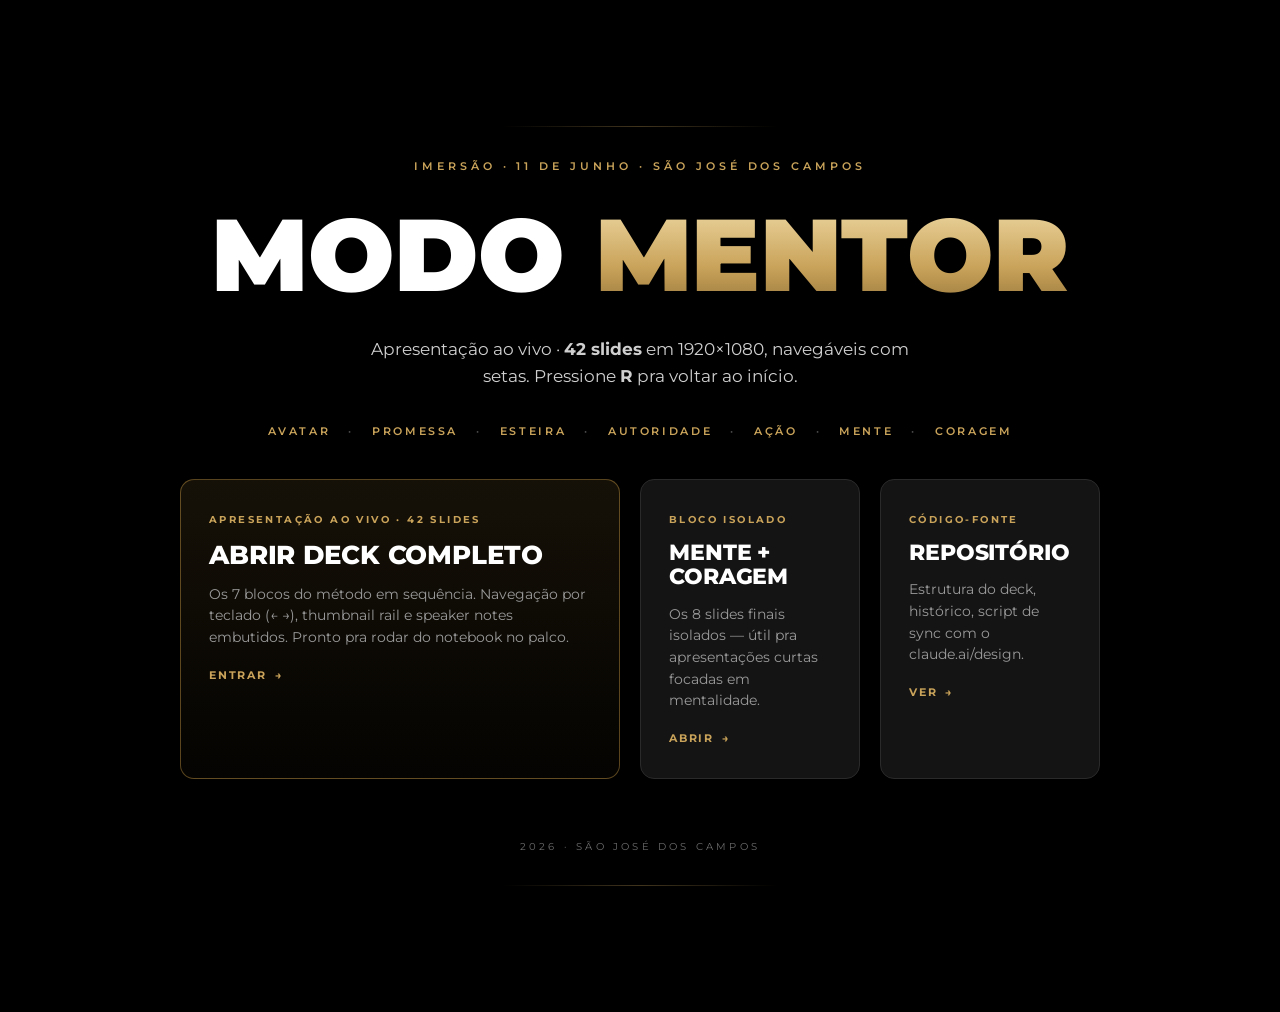
<file: index.html>
<!doctype html>
<html lang="pt-br" data-brand="modo">
<head>
  <meta charset="utf-8">
  <meta name="viewport" content="width=device-width, initial-scale=1">
  <title>Modo Mentor · Imersão · Apresentações</title>
  <meta name="description" content="Deck oficial da Imersão Modo Mentor. 42 slides em 1920×1080.">
  <link rel="stylesheet" href="colors_and_type.css">
  <style>
    body {
      min-height: 100vh;
      display: flex; align-items: center; justify-content: center;
      padding: 48px 24px;
    }

    .launcher {
      width: 100%; max-width: 920px;
      display: flex; flex-direction: column;
      gap: 32px;
      text-align: center;
      position: relative;
    }

    /* moldura editorial discreta */
    .launcher::before,
    .launcher::after {
      content: '';
      position: absolute;
      left: 50%;
      transform: translateX(-50%);
      width: 30%;
      height: 1px;
      background: linear-gradient(90deg, transparent, rgba(201,163,90,0.32), transparent);
      pointer-events: none;
    }
    .launcher::before { top: -32px; }
    .launcher::after  { bottom: -32px; }

    .eyebrow {
      font-family: 'Montserrat', sans-serif;
      font-size: 11px;
      font-weight: 600;
      letter-spacing: 0.36em;
      text-transform: uppercase;
      color: var(--accent-text);
      margin: 0;
    }

    .launcher h1 {
      font-family: 'Montserrat', sans-serif;
      font-size: clamp(56px, 8vw, 120px);
      letter-spacing: -0.005em;
      text-transform: uppercase;
      font-weight: 900;
      line-height: 0.96;
      margin: 0;
    }
    .launcher h1 .gold {
      background-image: var(--rt-gradient-gold-text);
      -webkit-background-clip: text; background-clip: text;
      color: transparent;
    }

    .launcher p.lead {
      font-size: 17px; line-height: 1.6;
      color: var(--fg-2);
      max-width: 560px; margin: 0 auto;
    }

    .meta {
      display: flex; justify-content: center; gap: 18px;
      font-size: 11px; letter-spacing: 0.24em;
      text-transform: uppercase; color: var(--accent-text);
      font-weight: 600;
    }
    .meta .sep { color: rgba(255,255,255,0.3); }

    .cards {
      display: grid;
      grid-template-columns: 2fr 1fr 1fr;
      gap: 20px; margin-top: 8px;
    }
    @media (max-width: 980px) { .cards { grid-template-columns: 1fr; } }

    .card {
      display: flex; flex-direction: column; gap: 14px;
      padding: 32px 28px; text-align: left;
      background: var(--bg-2);
      border: 1px solid var(--border);
      border-radius: var(--r-lg);
      text-decoration: none; color: inherit;
      transition: transform 120ms ease, border-color 120ms ease, box-shadow 120ms ease;
    }
    .card.featured {
      background: linear-gradient(180deg, rgba(216,166,74,0.10), rgba(216,166,74,0.02));
      border-color: rgba(216,166,74,0.4);
    }
    .card:hover {
      transform: translateY(-2px);
      border-color: rgba(201,163,90,0.5);
      box-shadow: var(--shadow-gold-glow);
    }
    .card .badge {
      font-size: 10px; letter-spacing: 0.24em;
      text-transform: uppercase; font-weight: 700;
      color: var(--accent-text);
    }
    .card h2 {
      font-size: 22px; font-weight: 800;
      text-transform: uppercase; letter-spacing: -0.005em;
      line-height: 1.1; margin: 0;
    }
    .card.featured h2 { font-size: 26px; }
    .card p {
      font-size: 14px; line-height: 1.55;
      color: var(--fg-3); margin: 0;
    }
    .card .go {
      display: inline-flex; align-items: center; gap: 8px;
      font-size: 11px; font-weight: 700; letter-spacing: 0.16em;
      text-transform: uppercase; color: var(--accent-text);
      margin-top: 4px;
    }
    .card .go .arrow { transition: transform 120ms ease; }
    .card:hover .go .arrow { transform: translateX(4px); }

    footer {
      margin-top: 28px;
      font-size: 10px; letter-spacing: 0.32em;
      text-transform: uppercase; color: var(--fg-muted);
    }
  </style>
</head>
<body>

  <main class="launcher">

    <p class="eyebrow">Imersão · 11 de Junho · São José dos Campos</p>

    <h1>MODO <span class="gold">MENTOR</span></h1>

    <p class="lead">
      Apresentação ao vivo · <b>42 slides</b> em 1920×1080,
      navegáveis com setas. Pressione <b>R</b> pra voltar ao início.
    </p>

    <div class="meta">
      <span>Avatar</span><span class="sep">·</span>
      <span>Promessa</span><span class="sep">·</span>
      <span>Esteira</span><span class="sep">·</span>
      <span>Autoridade</span><span class="sep">·</span>
      <span>Ação</span><span class="sep">·</span>
      <span>Mente</span><span class="sep">·</span>
      <span>Coragem</span>
    </div>

    <div class="cards">

      <a class="card featured" href="Modo Mentor - Deck Completo.html">
        <span class="badge">Apresentação ao vivo · 42 slides</span>
        <h2>Abrir deck completo</h2>
        <p>Os 7 blocos do método em sequência. Navegação por teclado (← →), thumbnail rail e speaker notes embutidos. Pronto pra rodar do notebook no palco.</p>
        <span class="go">Entrar <span class="arrow">→</span></span>
      </a>

      <a class="card" href="Modo Mentor - Bloco Mente e Coragem.html">
        <span class="badge">Bloco isolado</span>
        <h2>Mente + Coragem</h2>
        <p>Os 8 slides finais isolados — útil pra apresentações curtas focadas em mentalidade.</p>
        <span class="go">Abrir <span class="arrow">→</span></span>
      </a>

      <a class="card" href="https://github.com/mentoringrt/imersao-modo-mentor" target="_blank" rel="noopener">
        <span class="badge">Código-fonte</span>
        <h2>Repositório</h2>
        <p>Estrutura do deck, histórico, script de sync com o claude.ai/design.</p>
        <span class="go">Ver <span class="arrow">→</span></span>
      </a>

    </div>

    <footer>2026 · São José dos Campos</footer>

  </main>

</body>
</html>
</file>
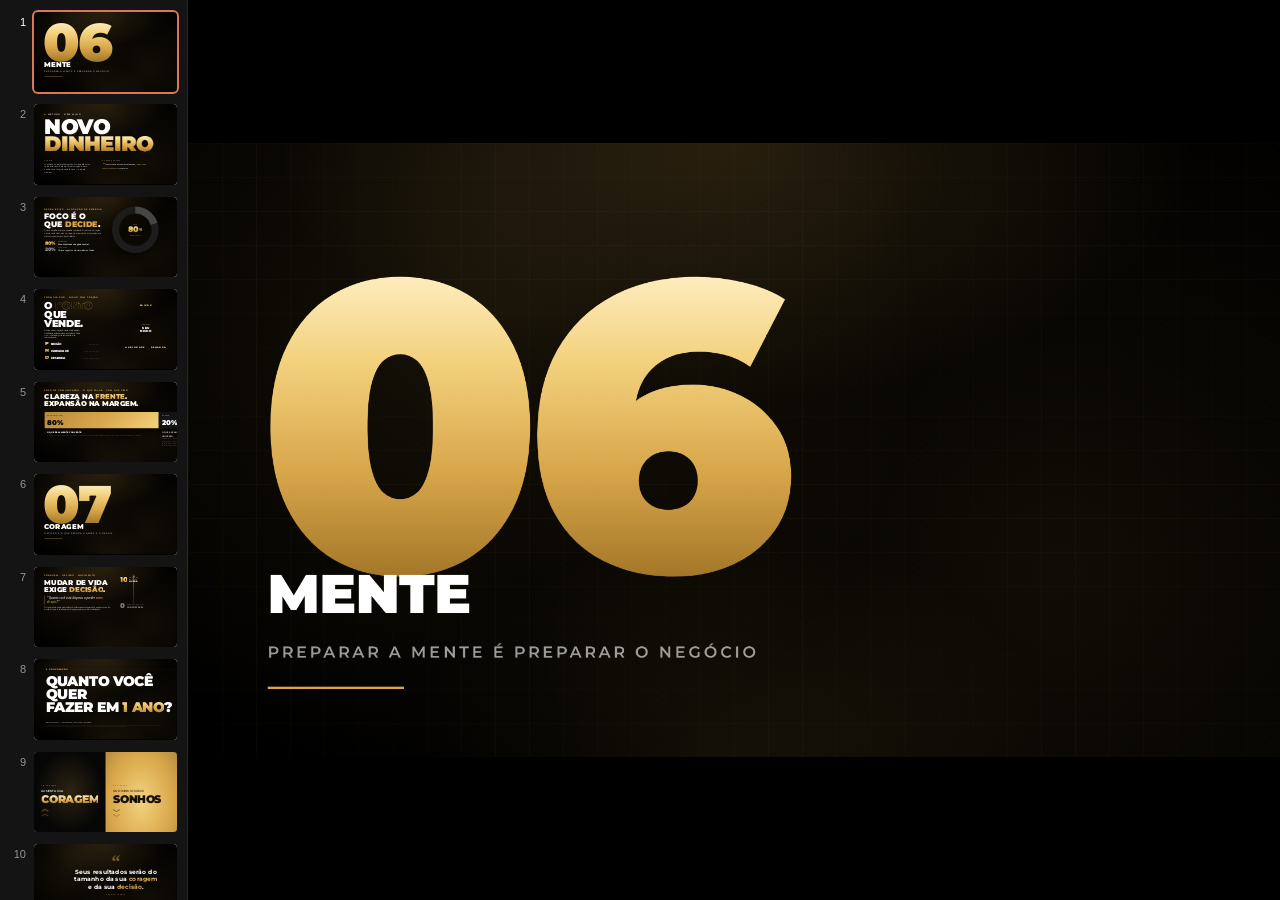
<file: Modo Mentor - Bloco Mente e Coragem.html>
<!doctype html>
<html lang="pt-br" data-brand="modo">
<head>
  <meta charset="utf-8">
  <meta name="viewport" content="width=device-width, initial-scale=1">
  <title>Modo Mentor · Bloco Mente + Coragem</title>
  <link rel="stylesheet" href="colors_and_type.css">
  <link rel="stylesheet" href="base-styles.css">
  <link rel="stylesheet" href="extra-styles.css">
  <link rel="stylesheet" href="no-logos-fallback.css">
  <script src="deck-stage.js"></script>
</head>
<body>

<deck-stage>

  <!-- ============================================================
       01 · SECTION DIVIDER 06 — MENTE
       ============================================================ -->
  <section class="section-div section-div-06" data-label="01 Mente — Divisor">
    <div class="bg-stage"></div>
    <div class="bg-circuit"></div>
    <div class="s-inner">
      <div class="num">06</div>
      <h2 class="label">MENTE</h2>
      <div class="sub">PREPARAR A MENTE É PREPARAR O NEGÓCIO</div>
      <div class="rule"></div>
    </div>
  </section>

  <!-- ============================================================
       02 · MÉTODO NEW MIND — type-led concept
       ============================================================ -->
  <section class="newmind" data-label="02 Método NEW MIND">
    <div class="bg-stage"></div>
    <div class="bg-circuit"></div>
    <div class="s-inner">
      <div class="stack">
        <div class="label-row">
          <span class="pip"></span>
          <span class="lab">MÉTODO · NEW MIND</span>
        </div>
        <h1 class="display">
          <span class="a">NOVO</span>
          <span class="b">DINHEIRO</span>
        </h1>
        <div class="meta">
          <div class="col">
            <span class="h">A IDEIA</span>
            <p>O próximo nível de faturamento não está num mercado novo. Está dentro do negócio e do conhecimento que você já tem — e ainda não viu.</p>
          </div>
          <div class="col">
            <span class="h">A FRASE QUE GUIA</span>
            <div class="quote">Para uma mente preparada, <span class="gold">tudo vira oportunidade</span> e negócio.</div>
          </div>
        </div>
      </div>
    </div>
  </section>

  <!-- ============================================================
       03 · REGRA 80/20 DO FOCO — donut
       ============================================================ -->
  <section class="donut-slide" data-label="03 Regra 80/20 — Foco">
    <div class="bg-stage"></div>
    <div class="bg-circuit"></div>
    <div class="s-inner">
      <div class="copy">
        <span class="eyebrow"><span>REGRA 80/20</span><span class="dot">·</span><span>ALOCAÇÃO DE ENERGIA</span></span>
        <h2>FOCO É O QUE <span class="accent">DECIDE</span>.</h2>
        <p class="lead-p">Quem espalha energia, espalha resultado. O método é simples: oito de cada dez horas, no negócio principal. As outras duas, em tudo que pode virar oportunidade.</p>
        <div class="legend">
          <div class="leg gold-row">
            <div class="pct">80%</div>
            <div class="body">
              <span class="k">PRINCIPAL</span>
              <span class="v">Foco total no seu negócio central.</span>
            </div>
          </div>
          <div class="leg muted-row">
            <div class="pct">20%</div>
            <div class="body">
              <span class="k">EXPANSÃO</span>
              <span class="v">Outros negócios. Oportunidades. Testes.</span>
            </div>
          </div>
        </div>
      </div>
      <div class="visual">
        <svg viewBox="0 0 200 200" aria-hidden="true">
          <defs>
            <linearGradient id="goldDonut" x1="0" y1="0" x2="0" y2="1">
              <stop offset="0%" stop-color="#f3d27e"/>
              <stop offset="55%" stop-color="#d8a64a"/>
              <stop offset="100%" stop-color="#a07426"/>
            </linearGradient>
            <filter id="donutGlow" x="-30%" y="-30%" width="160%" height="160%">
              <feGaussianBlur stdDeviation="2" result="b"/>
              <feMerge><feMergeNode in="b"/><feMergeNode in="SourceGraphic"/></feMerge>
            </filter>
          </defs>
          <!-- background track -->
          <circle cx="100" cy="100" r="78" fill="none" stroke="#1c1c1c" stroke-width="28"/>
          <!-- 20% segment (muted) -->
          <circle cx="100" cy="100" r="78" fill="none"
                  stroke="rgba(255,255,255,0.18)" stroke-width="28"
                  stroke-dasharray="98.02 392.08"
                  transform="rotate(-90 100 100)"
                  stroke-linecap="butt"/>
          <!-- 80% segment (gold) -->
          <circle cx="100" cy="100" r="78" fill="none"
                  stroke="url(#goldDonut)" stroke-width="28"
                  stroke-dasharray="392.08 490.10"
                  stroke-dashoffset="-98.02"
                  transform="rotate(-90 100 100)"
                  stroke-linecap="butt"
                  filter="url(#donutGlow)"/>
          <!-- inner hairline ring -->
          <circle cx="100" cy="100" r="60" fill="none" stroke="rgba(216,166,74,0.25)" stroke-width="0.5"/>
        </svg>
        <div class="center-label">
          <span class="small">FOCO</span>
          <span class="big">80<span style="font-size:0.5em;vertical-align:0.3em">%</span></span>
          <span class="tag">PRINCIPAL</span>
        </div>
      </div>
    </div>
  </section>

  <!-- ============================================================
       04 · FÓRMULA PHD — Venn diagram
       ============================================================ -->
  <section class="phd" data-label="04 Fórmula PHD">
    <div class="bg-stage"></div>
    <div class="bg-circuit"></div>
    <div class="s-inner">
      <div class="copy">
        <span class="eyebrow"><span>FÓRMULA PHD</span><span class="dot">·</span><span>NICHO COM TRAÇÃO</span></span>
        <h2>O <span class="stroke">PONTO</span><br>QUE VENDE.</h2>
        <p class="sub">A força do seu negócio nasce onde paixão, habilidade e demanda se encontram. Falta um — vira hobby, vira sofrimento, vira mercado vazio.</p>
        <div class="triplet">
          <div class="row">
            <span class="letter">P</span>
            <span class="word">Paixão</span>
            <span class="gloss">o que te move</span>
          </div>
          <div class="row">
            <span class="letter">H</span>
            <span class="word">Habilidade</span>
            <span class="gloss">o que você entrega</span>
          </div>
          <div class="row">
            <span class="letter">D</span>
            <span class="word">Demanda</span>
            <span class="gloss">o que o mercado paga</span>
          </div>
        </div>
      </div>
      <div class="visual">
        <svg viewBox="-60 -20 720 680" aria-hidden="true">
          <defs>
            <radialGradient id="phdGoldFill" cx="50%" cy="50%" r="50%">
              <stop offset="0%" stop-color="rgba(243,210,126,0.30)"/>
              <stop offset="100%" stop-color="rgba(216,166,74,0.05)"/>
            </radialGradient>
            <linearGradient id="phdStroke" x1="0" y1="0" x2="0" y2="1">
              <stop offset="0%" stop-color="#f3d27e"/>
              <stop offset="100%" stop-color="#a07426"/>
            </linearGradient>
            <radialGradient id="centerGlow" cx="50%" cy="50%" r="50%">
              <stop offset="0%" stop-color="rgba(243,210,126,0.55)"/>
              <stop offset="60%" stop-color="rgba(216,166,74,0.15)"/>
              <stop offset="100%" stop-color="rgba(216,166,74,0)"/>
            </radialGradient>
          </defs>
          <!-- ambient glow center -->
          <circle cx="300" cy="320" r="160" fill="url(#centerGlow)"/>
          <!-- three overlapping circles -->
          <g fill="url(#phdGoldFill)" stroke="url(#phdStroke)" stroke-width="1.8" opacity="0.95">
            <!-- top: Paixão -->
            <circle cx="300" cy="225" r="170"/>
            <!-- bottom left: Habilidade -->
            <circle cx="218" cy="370" r="170"/>
            <!-- bottom right: Demanda -->
            <circle cx="382" cy="370" r="170"/>
          </g>
          <!-- labels on each lobe -->
          <g font-family="Montserrat, sans-serif" font-weight="900" text-anchor="middle">
            <text x="300" y="32" fill="#f3d27e" font-size="28" letter-spacing="4">PAIXÃO</text>
            <text x="40" y="570" fill="#f3d27e" font-size="28" letter-spacing="4" text-anchor="start">HABILIDADE</text>
            <text x="560" y="570" fill="#f3d27e" font-size="28" letter-spacing="4" text-anchor="end">DEMANDA</text>
          </g>
          <!-- connector lines from labels to lobes -->
          <g stroke="rgba(216,166,74,0.4)" stroke-width="1" fill="none">
            <path d="M300 50 L300 80"/>
            <path d="M115 555 L165 480"/>
            <path d="M485 555 L435 480"/>
          </g>
          <!-- center dot -->
          <circle cx="300" cy="320" r="6" fill="#f3d27e">
            <animate attributeName="r" values="4;7;4" dur="2.4s" repeatCount="indefinite"/>
          </circle>
        </svg>
        <div class="center-tag">
          <div class="k">PONTO PHD</div>
          <div class="v">SEU<br>NICHO</div>
        </div>
      </div>
    </div>
  </section>

  <!-- ============================================================
       05 · FOCO DE COMUNICAÇÃO 80/20 — split bar
       ============================================================ -->
  <section class="split80" data-label="05 Foco de Comunicação">
    <div class="bg-stage"></div>
    <div class="bg-circuit"></div>
    <div class="s-inner">
      <span class="eyebrow"><span>FOCO DE COMUNICAÇÃO</span><span class="dot">·</span><span>O QUE FALAR · COM QUE PESO</span></span>
      <h2 class="headline headline--sm" style="margin:18px 0 0">CLAREZA NA <span class="gold">FRENTE</span>.<br>EXPANSÃO NA MARGEM.</h2>
      <div class="bar-row">
        <div class="seg lg">
          <span class="lab">PESO PRINCIPAL</span>
          <span class="pct">80%</span>
        </div>
        <div class="seg sm">
          <span class="lab">MARGEM</span>
          <span class="pct">20%</span>
        </div>
      </div>
      <div class="legend-row">
        <div class="item lg">
          <span class="name">O que realmente converte.</span>
          <p>A oferta, o avatar, a promessa, o método. Mensagem repetida, postura firme, direção clara. É aqui que a autoridade se constrói.</p>
        </div>
        <div class="item sm">
          <span class="name">O que expande o universo.</span>
          <p>Bastidores, variações, novas pautas, oportunidades adjacentes. Margem para respirar, sem perder o eixo.</p>
        </div>
      </div>
    </div>
  </section>

  <!-- ============================================================
       06 · SECTION DIVIDER 07 — CORAGEM
       ============================================================ -->
  <section class="section-div section-div-07" data-label="06 Coragem — Divisor">
    <div class="bg-stage"></div>
    <div class="bg-circuit"></div>
    <div class="s-inner">
      <div class="num">07</div>
      <h2 class="label">CORAGEM</h2>
      <div class="sub">DECISÃO É O QUE SEPARA A ANTES E O DEPOIS</div>
      <div class="rule"></div>
    </div>
  </section>

  <!-- ============================================================
       07 · CORAGEM, DECISÃO E MOVIMENTO — eixo 0/10
       ============================================================ -->
  <section class="axis-slide" data-label="07 Coragem, Decisão e Movimento">
    <div class="bg-stage"></div>
    <div class="bg-circuit"></div>
    <div class="s-inner">
      <div class="copy">
        <span class="eyebrow"><span>CORAGEM · DECISÃO · MOVIMENTO</span></span>
        <h2>MUDAR DE VIDA<br>EXIGE <span class="gold">DECISÃO</span>.</h2>
        <p class="prov">“Quanto você está disposto a perder <span class="gold">antes de agir</span>?”</p>
        <p class="sub">O crescimento exige desconforto. A diferença entre quem fica e quem move é o ponto em que se aceita perder algo agora para ganhar tudo depois.</p>
      </div>
      <div class="axis">
        <div class="rail">
          <div class="tick top">
            <div class="num">10</div>
            <div class="stack">
              <span class="tag">PONTO DE DECISÃO</span>
              <span class="lab">MUDAR</span>
            </div>
          </div>
          <div class="tick bot">
            <div class="num">0</div>
            <div class="stack">
              <span class="tag">ZONA DE INÉRCIA</span>
              <span class="lab">CONFORTÁVEL</span>
            </div>
          </div>
        </div>
      </div>
    </div>
  </section>

  <!-- ============================================================
       08 · PROVOCAÇÃO — slide interativo minimalista
       ============================================================ -->
  <section class="provoke" data-label="08 Provocação — 1 ano">
    <div class="bg-stage"></div>
    <div class="bg-circuit"></div>
    <div class="s-inner">
      <div class="top-row">
        <span class="pip"></span>
        <span class="lab">PROVOCAÇÃO</span>
        <span class="rule"></span>
      </div>
      <h2>QUANTO VOCÊ QUER<br>FAZER EM <span class="gold">1 ANO</span>?</h2>
      <div class="write">
        <span class="hint">Escreva aqui — em número, em verbo, em data.</span>
        <div class="line"></div>
        <div class="line short"></div>
      </div>
    </div>
  </section>

  <!-- ============================================================
       09 · CORAGEM × SONHOS — split
       ============================================================ -->
  <section class="coragem-sonhos" data-label="09 Coragem × Sonhos">
    <div class="s-inner">
      <div class="panel left">
        <span class="tag">UM CAMINHO</span>
        <span class="verb">Aumenta sua</span>
        <h2 class="word">CORAGEM</h2>
        <div class="arrows" aria-hidden="true">
          <svg viewBox="0 0 64 32" fill="none" xmlns="http://www.w3.org/2000/svg">
            <path d="M4 22 L32 6 L60 22" stroke="currentColor" stroke-width="4" stroke-linecap="square" stroke-linejoin="miter"/>
          </svg>
          <svg viewBox="0 0 64 32" fill="none" xmlns="http://www.w3.org/2000/svg" style="opacity:0.6">
            <path d="M4 22 L32 6 L60 22" stroke="currentColor" stroke-width="4" stroke-linecap="square" stroke-linejoin="miter"/>
          </svg>
        </div>
      </div>
      <div class="panel right">
        <span class="tag">OU O OUTRO</span>
        <span class="verb">Ou diminui os seus</span>
        <h2 class="word">SONHOS</h2>
        <div class="arrows" aria-hidden="true">
          <svg viewBox="0 0 64 32" fill="none" xmlns="http://www.w3.org/2000/svg">
            <path d="M4 10 L32 26 L60 10" stroke="currentColor" stroke-width="4" stroke-linecap="square" stroke-linejoin="miter"/>
          </svg>
          <svg viewBox="0 0 64 32" fill="none" xmlns="http://www.w3.org/2000/svg" style="opacity:0.6">
            <path d="M4 10 L32 26 L60 10" stroke="currentColor" stroke-width="4" stroke-linecap="square" stroke-linejoin="miter"/>
          </svg>
        </div>
      </div>
      <div class="divider"></div>
    </div>
  </section>

  <!-- ============================================================
       10 · QUOTE FINAL — Resultado = Coragem + Decisão
       ============================================================ -->
  <section class="quote quote-coragem" data-label="10 Quote — Resultados">
    <div class="bg-stage"></div>
    <div class="bg-circuit"></div>
    <div class="s-inner">
      <div class="marks">“</div>
      <blockquote>Seus resultados serão do<br>tamanho da sua <span class="gold">coragem</span><br>e da sua <span class="gold">decisão</span>.</blockquote>
      <div class="attr">RODRIGO THOMAZ</div>
    </div>
  </section>

</deck-stage>

</body>
</html>
</file>
<file: colors_and_type.css>
/* =========================================================
   RT MENTORING — Color & Type Tokens
   Authority. Direct. Premium. Results-oriented.
   ========================================================= */

/* ---------- WEB FONTS ---------- */
@font-face {
  font-family: "Montserrat";
  src: url("./fonts/Montserrat-Light.ttf") format("truetype");
  font-weight: 300;
  font-style: normal;
  font-display: swap;
}
@font-face {
  font-family: "Montserrat";
  src: url("./fonts/Montserrat-Regular.ttf") format("truetype");
  font-weight: 400;
  font-style: normal;
  font-display: swap;
}
@font-face {
  font-family: "Montserrat";
  src: url("./fonts/Montserrat-Italic.ttf") format("truetype");
  font-weight: 400;
  font-style: italic;
  font-display: swap;
}
@font-face {
  font-family: "Montserrat";
  src: url("./fonts/Montserrat-Medium.ttf") format("truetype");
  font-weight: 500;
  font-style: normal;
  font-display: swap;
}
@font-face {
  font-family: "Montserrat";
  src: url("./fonts/Montserrat-SemiBold.ttf") format("truetype");
  font-weight: 600;
  font-style: normal;
  font-display: swap;
}
@font-face {
  font-family: "Montserrat";
  src: url("./fonts/Montserrat-Bold.ttf") format("truetype");
  font-weight: 700;
  font-style: normal;
  font-display: swap;
}
@font-face {
  font-family: "Montserrat";
  src: url("./fonts/Montserrat-BoldItalic.ttf") format("truetype");
  font-weight: 700;
  font-style: italic;
  font-display: swap;
}
@font-face {
  font-family: "Montserrat";
  src: url("./fonts/Montserrat-ExtraBold.ttf") format("truetype");
  font-weight: 800;
  font-style: normal;
  font-display: swap;
}
@font-face {
  font-family: "Montserrat";
  src: url("./fonts/Montserrat-Black.ttf") format("truetype");
  font-weight: 900;
  font-style: normal;
  font-display: swap;
}

/* The premium workbook cover ("Modo Mentor") uses a flared
   high-contrast serif. We pair Cormorant Garamond from Google
   Fonts as the nearest CDN match for that title style. Flag
   this to the designer if the official serif is named. */
@import url("https://fonts.googleapis.com/css2?family=Cormorant+Garamond:ital,wght@0,500;0,600;0,700;1,500&display=swap");

/* =========================================================
   COLOR SYSTEM
   The world is mostly black. Gold is reserved for the
   thing that matters. White is the voice. Green is the
   "Modo Mentor" mark.
   ========================================================= */
:root {
  /* ----- Brand core ----- */
  --rt-gold-100: #f7ebcf;       /* highlight, low-emphasis bg tint */
  --rt-gold-200: #e6cf94;       /* hover lift on gold */
  --rt-gold-400: #c9a35a;       /* primary gold — text & accents on dark */
  --rt-gold-500: #b8924f;       /* RT monogram, primary accents */
  --rt-gold-600: #8f6f36;       /* pressed / shadow side of gold */
  --rt-gold-700: #5e4720;       /* deep gold, used on light bg */

  /* ----- Onyx / surface ----- */
  --rt-black:     #000000;       /* full bleed, true black backgrounds */
  --rt-ink-900:   #0a0a0a;       /* primary dark surface */
  --rt-ink-800:   #141414;       /* card on black */
  --rt-ink-700:   #1f1f1f;       /* elevated card */
  --rt-ink-600:   #2a2a2a;       /* border on dark */
  --rt-ink-500:   #3d3d3d;       /* divider on dark */
  --rt-ink-400:   #6b6b6b;       /* low-emphasis text on dark */
  --rt-ink-300:   #9a9a9a;       /* secondary text on dark */
  --rt-ink-200:   #cfcfcf;       /* tertiary text on dark */
  --rt-ink-100:   #efefef;       /* near-white */
  --rt-white:     #ffffff;

  /* ----- RT Mentoring forest (PRIMARY brand color for the mentorship brand) ----- */
  --rt-forest-950: #081710;     /* full-bleed bg, near-black green */
  --rt-forest-900: #0c1f17;     /* primary canvas */
  --rt-forest-800: #112a1f;     /* primary surface */
  --rt-forest-700: #1a3a2b;     /* elevated card */
  --rt-forest-600: #2a5742;     /* border / accent */
  --rt-forest-500: #3e7a5d;     /* hover step / interactive */
  --rt-forest-300: #79b094;     /* soft accent on light contexts */
  --rt-forest-100: #cfe5d8;     /* tint */

  /* ----- Off-white paper (workbook interior, neutral light bg) ----- */
  --rt-paper:     #f5efe3;
  --rt-paper-2:   #ece4d3;

  /* ----- Semantic ----- */
  --rt-success: #2e8b57;
  --rt-warning: #d4a437;
  --rt-danger:  #b03a2e;
  --rt-info:    #4a6fa5;

  /* ----- Gradients ----- */
  --rt-gradient-gold:
    linear-gradient(180deg, #e6cf94 0%, #c9a35a 45%, #8f6f36 100%);
  --rt-gradient-gold-text:
    linear-gradient(180deg, #f5e2b0 0%, #c9a35a 60%, #8f6f36 100%);
  --rt-gradient-dark-vignette:
    radial-gradient(ellipse at center, rgba(0,0,0,0) 0%, rgba(0,0,0,0.85) 100%);
  --rt-gradient-stage-light:
    radial-gradient(ellipse 60% 80% at 50% 0%, rgba(201,163,90,0.18) 0%, rgba(0,0,0,0) 60%);
  --rt-gradient-forest-light:
    radial-gradient(ellipse 70% 90% at 50% 0%, rgba(201,163,90,0.16) 0%, rgba(0,0,0,0) 65%);

  /* =========================================================
     BRAND-SCOPED ROLE TOKENS
     Two brands live in this system:
       RT Mentoring  → mentorship brand. Canvas = forest. Accent = gold.
       Modo Mentor   → imersão (event) brand. Canvas = black. Accent = gold.
     Set [data-brand="rt"] or [data-brand="modo"] on the root to
     switch surfaces. Default = rt (mentorship).
     ========================================================= */
  --rt-mentoring-bg:        var(--rt-forest-900);
  --rt-mentoring-bg-1:      var(--rt-forest-800);
  --rt-mentoring-bg-2:      var(--rt-forest-700);
  --rt-mentoring-border:    rgba(201,163,90,0.22);
  --rt-mentoring-fg:        #ffffff;
  --rt-mentoring-accent:    var(--rt-gold-400);

  --modo-mentor-bg:         var(--rt-black);
  --modo-mentor-bg-1:       var(--rt-ink-900);
  --modo-mentor-bg-2:       var(--rt-ink-800);
  --modo-mentor-border:     var(--rt-ink-600);
  --modo-mentor-fg:         #ffffff;
  --modo-mentor-accent:     var(--rt-gold-400);

  /* ----- Default semantic role tokens (RT Mentoring brand = forest) ----- */
  --bg:           var(--rt-forest-900);
  --bg-1:         var(--rt-forest-800);
  --bg-2:         var(--rt-forest-700);
  --bg-3:         var(--rt-forest-600);
  --surface:      var(--rt-forest-700);
  --border:       rgba(201,163,90,0.22);
  --border-soft:  rgba(255,255,255,0.08);

  --fg:           var(--rt-white);
  --fg-1:         var(--rt-ink-100);
  --fg-2:         var(--rt-ink-200);   /* secondary copy on dark */
  --fg-3:         var(--rt-ink-300);   /* tertiary */
  --fg-muted:     var(--rt-ink-400);
  --accent:       var(--rt-gold-500);
  --accent-text:  var(--rt-gold-400);
  --on-accent:    var(--rt-black);
  --link:         var(--rt-gold-400);

  /* =========================================================
     RADII / SHADOW / SPACING
     ========================================================= */
  --r-xs: 2px;
  --r-sm: 4px;
  --r-md: 8px;
  --r-lg: 14px;
  --r-xl: 22px;
  --r-pill: 999px;

  --space-0: 0;
  --space-1: 4px;
  --space-2: 8px;
  --space-3: 12px;
  --space-4: 16px;
  --space-5: 24px;
  --space-6: 32px;
  --space-7: 48px;
  --space-8: 64px;
  --space-9: 96px;
  --space-10: 128px;

  --shadow-sm: 0 1px 2px rgba(0,0,0,0.4);
  --shadow-md: 0 8px 24px rgba(0,0,0,0.45);
  --shadow-lg: 0 24px 60px rgba(0,0,0,0.55);
  --shadow-gold-glow: 0 0 0 1px rgba(201,163,90,0.5), 0 8px 30px rgba(201,163,90,0.25);
  --inset-gold-line: inset 0 0 0 1px rgba(201,163,90,0.45);

  /* =========================================================
     TYPE SCALE
     Montserrat for everything UI. Display gets the heavy
     weights (700–900) and tight tracking, often UPPERCASE
     with positive letter-spacing for the "tagline" feel.
     ========================================================= */
  --font-sans: "Montserrat", "Helvetica Neue", Arial, sans-serif;
  --font-display: "Montserrat", "Helvetica Neue", Arial, sans-serif;
  --font-serif: "Cormorant Garamond", "Times New Roman", serif; /* premium workbook only */

  --fs-eyebrow: 12px;
  --fs-caption: 13px;
  --fs-body:    16px;
  --fs-lead:    18px;
  --fs-h6:      18px;
  --fs-h5:      22px;
  --fs-h4:      28px;
  --fs-h3:      36px;
  --fs-h2:      48px;
  --fs-h1:      64px;
  --fs-display: 96px;

  --lh-tight: 1.05;
  --lh-snug:  1.2;
  --lh-base:  1.5;
  --lh-loose: 1.7;

  --ls-display: -0.01em;
  --ls-tight:   -0.005em;
  --ls-body:    0;
  --ls-wide:    0.04em;
  --ls-wider:   0.12em;   /* the tagline eyebrow look */
}

/* =========================================================
   BRAND SCOPE OVERRIDES
   Drop [data-brand="modo"] on the root (or any subtree) to
   flip the canvas from RT-Mentoring-forest to Modo-Mentor-black.
   [data-brand="rt"] is the default and re-asserted for clarity.
   ========================================================= */
[data-brand="rt"] {
  --bg:        var(--rt-forest-900);
  --bg-1:      var(--rt-forest-800);
  --bg-2:      var(--rt-forest-700);
  --bg-3:      var(--rt-forest-600);
  --surface:   var(--rt-forest-700);
  --border:    rgba(201,163,90,0.22);
}
[data-brand="modo"] {
  --bg:        var(--rt-black);
  --bg-1:      var(--rt-ink-900);
  --bg-2:      var(--rt-ink-800);
  --bg-3:      var(--rt-ink-700);
  --surface:   var(--rt-ink-800);
  --border:    var(--rt-ink-600);
}

/* =========================================================
   SEMANTIC HTML BASE
   ========================================================= */
html, body {
  background: var(--bg);
  color: var(--fg);
  font-family: var(--font-sans);
  font-size: var(--fs-body);
  line-height: var(--lh-base);
  -webkit-font-smoothing: antialiased;
  text-rendering: optimizeLegibility;
}

/* Display — used for stage titles, hero claims */
.rt-display, h1.rt-display {
  font-family: var(--font-display);
  font-weight: 900;
  font-size: clamp(48px, 8vw, var(--fs-display));
  line-height: var(--lh-tight);
  letter-spacing: var(--ls-display);
  text-transform: uppercase;
}

/* Headings */
h1, .rt-h1 {
  font-family: var(--font-display);
  font-weight: 800;
  font-size: var(--fs-h1);
  line-height: var(--lh-tight);
  letter-spacing: var(--ls-tight);
  text-transform: uppercase;
  margin: 0;
}
h2, .rt-h2 {
  font-family: var(--font-display);
  font-weight: 800;
  font-size: var(--fs-h2);
  line-height: var(--lh-snug);
  letter-spacing: var(--ls-tight);
  text-transform: uppercase;
  margin: 0;
}
h3, .rt-h3 {
  font-family: var(--font-display);
  font-weight: 700;
  font-size: var(--fs-h3);
  line-height: var(--lh-snug);
  letter-spacing: 0;
  margin: 0;
}
h4, .rt-h4 {
  font-family: var(--font-sans);
  font-weight: 700;
  font-size: var(--fs-h4);
  line-height: var(--lh-snug);
  margin: 0;
}
h5, .rt-h5 {
  font-family: var(--font-sans);
  font-weight: 600;
  font-size: var(--fs-h5);
  line-height: var(--lh-snug);
  margin: 0;
}
h6, .rt-h6 {
  font-family: var(--font-sans);
  font-weight: 600;
  font-size: var(--fs-h6);
  line-height: var(--lh-snug);
  margin: 0;
}

/* Eyebrow — the wide-tracked, uppercase, gold accent line */
.rt-eyebrow {
  font-family: var(--font-sans);
  font-weight: 600;
  font-size: var(--fs-eyebrow);
  line-height: 1;
  letter-spacing: var(--ls-wider);
  text-transform: uppercase;
  color: var(--accent-text);
}

/* Body copy */
p, .rt-body {
  font-family: var(--font-sans);
  font-weight: 400;
  font-size: var(--fs-body);
  line-height: var(--lh-base);
  letter-spacing: var(--ls-body);
  color: var(--fg-2);
  text-wrap: pretty;
}
.rt-lead {
  font-size: var(--fs-lead);
  font-weight: 500;
  color: var(--fg-1);
  line-height: var(--lh-base);
}
.rt-caption {
  font-size: var(--fs-caption);
  color: var(--fg-3);
}

/* The premium serif — workbook covers only */
.rt-serif {
  font-family: var(--font-serif);
  font-weight: 600;
  letter-spacing: 0.01em;
}

/* Gold gradient text — for the headline word that carries the promise */
.rt-gold-text {
  background-image: var(--rt-gradient-gold-text);
  -webkit-background-clip: text;
  background-clip: text;
  color: transparent;
}

/* Links */
a {
  color: var(--link);
  text-decoration: none;
  transition: color 120ms ease, opacity 120ms ease;
}
a:hover { color: var(--rt-gold-200); }
a:active { opacity: 0.8; }

/* Selection */
::selection { background: var(--rt-gold-500); color: var(--rt-black); }
</file>
<file: base-styles.css>
/* =========================================================
   MODO MENTOR · Imersão — Stage deck styles
   1920x1080, black canvas, gold accents, big type.
   ========================================================= */
:root {
  --gold:        #d8a64a;   /* a hair warmer than the system gold — palco lights */
  --gold-2:      #f3d27e;
  --gold-3:      #a07426;
  --gold-grad:   linear-gradient(180deg, #f3d27e 0%, #d8a64a 55%, #a07426 100%);
  --gold-text-grad: linear-gradient(180deg, #fff0c6 0%, #f3d27e 30%, #d8a64a 65%, #a07426 100%);
  --ink:         #0a0a0a;
  --ink-2:       #141414;
  --ink-3:       #1c1c1c;
  --paper:       #efe8d8;

  --font: "Montserrat", "Helvetica Neue", Arial, sans-serif;
  --serif: "Cormorant Garamond", "Times New Roman", serif;
}

/* deck stage host */
deck-stage { background: #000; }

/* Every slide is 1920x1080 and uses Montserrat. */
deck-stage > section {
  width: 1920px;
  height: 1080px;
  background: #000;
  color: #fff;
  font-family: var(--font);
  position: relative;
  overflow: hidden;
  display: flex;
}

/* ----- Shared circuit-board / stage-light texture ----- */
.bg-stage,
.bg-circuit {
  position: absolute; inset: 0; z-index: 0;
  pointer-events: none;
}
.bg-stage {
  background:
    radial-gradient(ellipse 70% 70% at 50% 0%, rgba(216,166,74,0.16) 0%, rgba(0,0,0,0) 60%),
    radial-gradient(ellipse 50% 60% at 50% 100%, rgba(216,166,74,0.08) 0%, rgba(0,0,0,0) 60%);
}
.bg-circuit {
  background-image:
    linear-gradient(rgba(216,166,74,0.04) 1px, transparent 1px),
    linear-gradient(90deg, rgba(216,166,74,0.04) 1px, transparent 1px),
    radial-gradient(circle at 25% 30%, rgba(216,166,74,0.10) 0%, rgba(0,0,0,0) 50%),
    radial-gradient(circle at 80% 70%, rgba(216,166,74,0.08) 0%, rgba(0,0,0,0) 55%);
  background-size: 60px 60px, 60px 60px, 100% 100%, 100% 100%;
}
.bg-photo {
  position: absolute; inset: 0; z-index: 0;
  background-size: cover; background-position: center;
  filter: saturate(0.95);
}
.bg-photo--dim::after {
  content: ""; position: absolute; inset: 0;
  background:
    linear-gradient(180deg, rgba(0,0,0,0.4) 0%, rgba(0,0,0,0.55) 50%, rgba(0,0,0,0.85) 100%);
}
.bg-photo--vignette::after {
  content: ""; position: absolute; inset: 0;
  background:
    radial-gradient(ellipse 80% 80% at 50% 50%, rgba(0,0,0,0) 0%, rgba(0,0,0,0.8) 100%);
}

/* ----- Slide-local layout containers ----- */
.s-inner {
  position: relative; z-index: 1;
  flex: 1; display: flex; flex-direction: column;
  padding: 120px 140px;
  width: 100%;
}
.s-center { justify-content: center; align-items: center; text-align: center; }
.s-bottom { justify-content: flex-end; }
.s-split  { display: grid; grid-template-columns: 1fr 1fr; align-items: center; gap: 80px; padding: 100px 140px; }

/* ----- Slide chrome — brand marks on every slide ----- */
.chrome {
  position: absolute; inset: 0; pointer-events: none; z-index: 6;
}
.chrome .chrome-mm {
  position: absolute;
  left: 56px; top: 44px;
  height: 64px; width: auto;
  opacity: 0.95;
  filter: drop-shadow(0 4px 12px rgba(0,0,0,0.5));
}
.chrome .chrome-rt {
  position: absolute;
  right: 56px; bottom: 44px;
  height: 44px; width: auto;
  opacity: 0.55;
  filter: drop-shadow(0 2px 6px rgba(0,0,0,0.4));
}
/* Hide chrome on slides whose composition already centers a hero brand mark */
.cover-logo .chrome,
.thanks .chrome { display: none; }
/* Cover photo: show MM logo, but pin it to the TOP-RIGHT (over the dark sky area) */
.cover-photo .chrome .chrome-mm {
  left: auto; right: 80px; top: 60px;
  height: 200px;
}
.cover-photo .chrome .chrome-rt { display: none; }
/* Promessa slide 14 (TIPOS DE PROMESSA): match slide-8 treatment — Modo Mentor lockup top-right, large */
.promessa .chrome .chrome-mm {
  left: auto; right: 80px; top: 60px;
  height: 200px;
}
.promessa .chrome .chrome-rt { display: none; }

/* Section divider "03 ESTEIRA" (slide 17): Modo Mentor lockup top-right, 200px */
deck-stage > section:nth-child(17) .chrome .chrome-mm {
  left: auto !important; right: 80px !important; top: 60px !important;
  bottom: auto !important;
  transform: none !important;
  height: 200px !important;
}
deck-stage > section:nth-child(17) .chrome .chrome-rt { display: none; }

/* ICP Matrix slide 12: mirror slide-3 treatment */
deck-stage > section:nth-child(12) .chrome .chrome-mm {
  left: 50%; top: auto; bottom: -20px;
  right: auto;
  transform: translateX(-50%);
  height: 240px;
}
deck-stage > section:nth-child(12) .chrome .chrome-rt { display: none; }

/* Quote slide 15 (mente preparada): mirror slide-3 treatment */
deck-stage > section:nth-child(15) .chrome .chrome-mm {
  left: 50%; top: auto; bottom: -20px;
  right: auto;
  transform: translateX(-50%);
  height: 240px;
}
deck-stage > section:nth-child(15) .chrome .chrome-rt { display: none; }

/* Section divider slide 14 (PROMESSA): match slide-1 treatment */
deck-stage > section:nth-child(14) .chrome .chrome-mm {
  left: auto; right: 80px; top: 60px;
  bottom: auto;
  transform: none;
  height: 200px;
}
deck-stage > section:nth-child(14) .chrome .chrome-rt { display: none; }

/* Quote slide 13 (Schwartz): mirror slide-3 treatment — Modo Mentor lockup centered along bottom */
deck-stage > section:nth-child(13) .chrome .chrome-mm {
  left: 50%; top: auto; bottom: -20px;
  right: auto;
  transform: translateX(-50%);
  height: 240px;
}
deck-stage > section:nth-child(13) .chrome .chrome-rt { display: none; }

/* Niche2 (slide 11): mirror slide-3 treatment */
.niche2 .chrome .chrome-mm {
  left: 50%; top: auto; bottom: -20px;
  transform: translateX(-50%);
  height: 240px;
}
.niche2 .chrome .chrome-rt { display: none; }

/* Bridge-photo (slide 20 — PONTE V2): Modo Mentor lockup top-right, 200px (slide-1 treatment) */
.bridge-photo .chrome .chrome-mm {
  left: auto !important; right: 80px !important; top: 60px !important;
  bottom: auto !important;
  transform: none !important;
  height: 200px !important;
}
.bridge-photo .chrome .chrome-rt { display: none; }

/* Slide 16 (Quote MENTE PREPARADA): Modo Mentor lockup centered along bottom (slide-3 treatment) */
deck-stage > section:nth-child(16) .chrome .chrome-mm {
  left: 50% !important; right: auto !important; top: auto !important; bottom: -20px !important;
  transform: translateX(-50%) !important;
  height: 240px !important;
}
deck-stage > section:nth-child(16) .chrome .chrome-rt { display: none; }

/* Pitch slide 24 (PITCH DE ELEVADOR): Modo Mentor lockup centered along bottom (slide-3 treatment) */
.pitch .chrome .chrome-mm {
  left: 50% !important; right: auto !important; top: auto !important; bottom: -20px !important;
  transform: translateX(-50%) !important;
  height: 240px !important;
}
.pitch .chrome .chrome-rt { display: none; }

/* Threeps slide 23 (Instagram 3Ps): Modo Mentor lockup centered along bottom (slide-3 treatment) */
.threeps .chrome .chrome-mm {
  left: 50% !important; right: auto !important; top: auto !important; bottom: -20px !important;
  transform: translateX(-50%) !important;
  height: 240px !important;
}
.threeps .chrome .chrome-rt { display: none; }

/* Section divider slide 22 (AUTORIDADE): Modo Mentor lockup top-right, 200px */
deck-stage > section:nth-child(22) .chrome .chrome-mm {
  left: auto !important; right: 80px !important; top: 60px !important;
  bottom: auto !important;
  transform: none !important;
  height: 200px !important;
}
deck-stage > section:nth-child(22) .chrome .chrome-rt { display: none; }

/* Quote slide 21 (RASTROS): Modo Mentor lockup centered along bottom (slide-3 treatment) */
deck-stage > section:nth-child(21) .chrome .chrome-mm {
  left: 50% !important; right: auto !important; top: auto !important; bottom: -20px !important;
  transform: translateX(-50%) !important;
  height: 240px !important;
}
deck-stage > section:nth-child(21) .chrome .chrome-rt { display: none; }

/* Bridge (slide 19 — TRAVESSIA): Modo Mentor lockup centered along bottom (slide-3 treatment) */
.bridge .chrome .chrome-mm {
  left: 50%; right: auto; top: auto; bottom: -20px;
  transform: translateX(-50%);
  height: 240px;
}
.bridge .chrome .chrome-rt { display: none; }

/* Ladder (slide 18 — 5-product esteira): Modo Mentor lockup centered along bottom (slide-3 treatment) */
.ladder .chrome .chrome-mm {
  left: 50%; right: auto; top: auto; bottom: -20px;
  transform: translateX(-50%);
  height: 240px;
}
.ladder .chrome .chrome-rt { display: none; }

/* Dialog2 (slide 10): Modo Mentor lockup centered along bottom (slide-3 treatment) */
.dialog2 .chrome .chrome-mm {
  left: 50%; right: auto; top: auto; bottom: -20px;
  transform: translateX(-50%);
  height: 240px;
}
.dialog2 .chrome .chrome-rt { display: none; }

/* Statement slide 9 (O QUE É AVATAR): mirror slide-3 treatment */
deck-stage > section:nth-child(9) .chrome .chrome-mm {
  left: 50%; top: auto; bottom: -20px;
  transform: translateX(-50%);
  height: 240px;
}
deck-stage > section:nth-child(9) .chrome .chrome-rt { display: none; }

/* Section divider slide 8 (AVATAR): match slide-1 treatment */
deck-stage > section:nth-child(8) .chrome .chrome-mm {
  left: auto; right: 80px; top: 60px;
  height: 200px;
}
deck-stage > section:nth-child(8) .chrome .chrome-rt { display: none; }

/* Ambiência (slide 7): Modo Mentor lockup bottom, horizontally centered with the text column */
.ambiencia .chrome .chrome-mm {
  left: 380px; right: auto; top: auto; bottom: 40px;
  transform: translateX(-50%);
  height: 200px;
}
.ambiencia .chrome .chrome-rt { display: none; }

/* Statement (slide 6 only): mirror slide-3 treatment — Modo Mentor lockup centered along bottom */
deck-stage > section:nth-child(6) .chrome .chrome-mm {
  left: 50%; top: auto; bottom: -20px;
  transform: translateX(-50%);
  height: 240px;
}
deck-stage > section:nth-child(6) .chrome .chrome-rt { display: none; }

/* Bio (slide 5): mirror slide-1 treatment — Modo Mentor lockup top-right, large */
.bio .chrome .chrome-mm {
  left: auto; right: 80px; top: 60px;
  height: 200px;
}
.bio .chrome .chrome-rt { display: none; }

/* Manifesto: mirror slide-3 treatment — place Modo Mentor lockup centered along bottom */
.manifesto .chrome .chrome-mm {
  left: 50%; top: auto; bottom: -20px;
  transform: translateX(-50%);
  height: 240px;
}
.manifesto .chrome .chrome-rt { display: none; }

/* Cover type: hero "MODO / MENTOR" type stack; place Modo Mentor lockup centered along the bottom edge */
.cover-type .chrome .chrome-mm {
  display: block;
  left: 50%; top: auto; bottom: -20px;
  transform: translateX(-50%);
  height: 240px;
}
.cover-type .chrome .chrome-rt { display: none; }

/* ----- Legacy .bug — kept off in case any slide still references it ----- */
.bug { display: none; }

/* ----- Type primitives ----- */
.eyebrow {
  font-size: 24px; letter-spacing: 0.34em; text-transform: uppercase;
  color: var(--gold); font-weight: 700;
  display: inline-flex; gap: 18px; align-items: center;
}
.eyebrow .dot { color: var(--gold); }
.headline {
  font-family: var(--font);
  font-weight: 900;
  font-size: 168px; line-height: 0.92;
  letter-spacing: -0.015em;
  text-transform: uppercase;
  margin: 0;
}
.headline--md { font-size: 124px; }
.headline--sm { font-size: 96px; }
.gold {
  background-image: var(--gold-text-grad);
  -webkit-background-clip: text; background-clip: text; color: transparent;
}
.lead {
  font-size: 36px; line-height: 1.4; color: rgba(255,255,255,0.82);
  max-width: 1280px; margin: 0;
  font-weight: 400;
}
.kicker {
  font-size: 18px; letter-spacing: 0.24em; text-transform: uppercase;
  color: rgba(255,255,255,0.5); font-weight: 600;
}

/* ============================================================
   SLIDE TYPES
   ============================================================ */

/* COVER · variant 1: big photo */
.cover-photo .s-inner {
  justify-content: flex-end;
  padding: 100px 140px 160px;
}
.cover-photo .meta {
  display: flex; gap: 24px; align-items: center;
  margin-top: 32px;
  font-size: 22px; letter-spacing: 0.18em; text-transform: uppercase;
  color: rgba(255,255,255,0.7); font-weight: 600;
}
.cover-photo .meta .dot { color: var(--gold); }

/* COVER · variant 2: logo-led */
.cover-logo .s-inner { justify-content: center; align-items: center; text-align: center; gap: 56px; }
.cover-logo img.lockup {
  height: 780px; width: auto; max-width: 90%;
  filter: drop-shadow(0 32px 64px rgba(0,0,0,0.7));
  image-rendering: -webkit-optimize-contrast;
}
.cover-logo .promise {
  font-size: 40px; letter-spacing: 0.18em; text-transform: uppercase;
  color: var(--gold); font-weight: 700;
  display: inline-flex; gap: 32px;
}
.cover-logo .promise .dot { color: rgba(255,255,255,0.4); }

/* COVER · variant 3: type-led */
.cover-type .s-inner { justify-content: center; align-items: stretch; padding: 100px 140px; }
.cover-type .stack { display: flex; flex-direction: column; align-items: center; gap: 0; }
.cover-type .word {
  font-size: 360px; font-weight: 900; line-height: 0.88;
  text-transform: uppercase; letter-spacing: -0.025em;
  text-align: center;
}
.cover-type .word--outline {
  color: transparent;
  -webkit-text-stroke: 2px var(--gold);
}
.cover-type .rule {
  width: 60%; height: 2px; margin: 32px 0;
  background: var(--gold-grad);
}
.cover-type .tagline {
  font-size: 28px; letter-spacing: 0.34em; text-transform: uppercase;
  color: rgba(255,255,255,0.75); font-weight: 600;
  text-align: center; margin-top: 24px;
}

/* MANIFESTO · big serif quote */
.manifesto .s-inner { justify-content: center; align-items: center; text-align: center; }
.manifesto blockquote {
  font-family: var(--serif);
  font-weight: 500; font-style: italic;
  font-size: 96px; line-height: 1.15;
  margin: 0; max-width: 1500px;
  color: #fff;
}
.manifesto blockquote .gold {
  font-style: italic;
}
.manifesto .attr {
  margin-top: 56px;
  font-size: 18px; letter-spacing: 0.34em; text-transform: uppercase;
  color: var(--gold); font-weight: 700;
}

/* BIO · portrait + bullets */
.bio.s-split { padding: 100px 140px; }
.bio .photo {
  width: 100%; aspect-ratio: 4 / 5;
  background-size: cover; background-position: center;
  border-radius: 16px;
  box-shadow: 0 40px 80px rgba(0,0,0,0.6), 0 0 0 1px rgba(216,166,74,0.3);
}
.bio .body { display: flex; flex-direction: column; gap: 24px; }
.bio .body h2 {
  font-family: var(--font); font-weight: 900;
  font-size: 96px; line-height: 0.95;
  text-transform: uppercase; letter-spacing: -0.01em;
  margin: 0;
}
.bio .body .role {
  font-size: 22px; letter-spacing: 0.20em; text-transform: uppercase;
  color: var(--gold); font-weight: 700;
}
.bio .body p {
  font-size: 24px; line-height: 1.5; color: rgba(255,255,255,0.85);
  margin: 0;
}
.bio .body ul {
  list-style: none; padding: 0; margin: 8px 0 0;
  display: flex; flex-direction: column; gap: 14px;
}
.bio .body li {
  font-size: 20px; color: #fff;
  display: flex; gap: 16px; align-items: baseline;
}
.bio .body li::before {
  content: ""; display: inline-block;
  width: 10px; height: 10px; background: var(--gold);
  flex: 0 0 10px; margin-top: 12px;
}

/* STATEMENT · 2-line decree */
.statement .s-inner { justify-content: center; }
.statement .lines {
  display: flex; flex-direction: column; gap: 12px;
  font-family: var(--font); font-weight: 900;
  font-size: 144px; line-height: 0.95;
  letter-spacing: -0.015em; text-transform: uppercase;
}
.statement .lines .l2 { color: transparent; -webkit-text-stroke: 2px var(--gold); }

/* SECTION DIVIDER · big number + label */
.section-div .s-inner { justify-content: flex-end; padding: 120px 140px; }
.section-div .num {
  font-family: var(--font); font-weight: 900;
  font-size: 720px; line-height: 0.78;
  letter-spacing: -0.04em;
  background-image: var(--gold-text-grad);
  -webkit-background-clip: text; background-clip: text; color: transparent;
  margin: 0 0 -40px -16px;
}
.section-div .label {
  font-size: 96px; font-weight: 900;
  text-transform: uppercase; letter-spacing: -0.01em;
  margin: 0;
}
.section-div .sub {
  margin-top: 24px;
  font-size: 28px; letter-spacing: 0.18em; text-transform: uppercase;
  color: rgba(255,255,255,0.6); font-weight: 600;
}
.section-div .rule {
  width: 240px; height: 4px; background: var(--gold);
  margin-top: 40px;
}

/* QUOTE · marquee quote with attribution */
.quote .s-inner { justify-content: center; align-items: center; text-align: center; }
.quote .marks {
  font-family: var(--serif); font-weight: 700;
  font-size: 240px; line-height: 1; color: var(--gold);
  margin: 0 0 -40px;
  opacity: 0.5;
}
.quote blockquote {
  font-family: var(--font); font-weight: 700;
  font-size: 80px; line-height: 1.2;
  margin: 0; max-width: 1500px;
}
.quote .attr {
  margin-top: 48px;
  font-size: 18px; letter-spacing: 0.30em; text-transform: uppercase;
  color: var(--gold); font-weight: 700;
}

/* DIALOG · avatar + bubbles */
.dialog .s-inner { padding: 80px 100px; flex-direction: row; align-items: center; gap: 60px; }
.dialog .stage {
  position: relative;
  flex: 1; height: 880px;
}
.dialog .stage .av {
  position: absolute; inset: 0;
  background-size: cover; background-position: center;
  border-radius: 16px;
  filter: saturate(1.1) contrast(1.05);
}
.dialog .stage .av::after {
  content: ""; position: absolute; inset: 0; border-radius: 16px;
  background: radial-gradient(ellipse 70% 70% at 50% 50%, rgba(216,166,74,0.18) 0%, rgba(0,0,0,0.6) 80%);
}
.dialog .bubbles {
  position: absolute; inset: 0;
  display: grid; grid-template-columns: 1fr 1fr; grid-template-rows: 1fr 1fr;
  padding: 40px;
  gap: 40px;
  pointer-events: none;
}
.dialog .bub {
  background: rgba(255,255,255,0.96);
  color: var(--ink);
  padding: 22px 26px;
  border-radius: 12px;
  font-weight: 800; font-size: 24px; line-height: 1.2;
  text-transform: uppercase; letter-spacing: 0.01em;
  max-width: 380px;
  box-shadow: 0 16px 30px rgba(0,0,0,0.4);
  align-self: start;
}
.dialog .bub:nth-child(1) { justify-self: start; align-self: start; }
.dialog .bub:nth-child(2) { justify-self: end;   align-self: start; }
.dialog .bub:nth-child(3) { justify-self: start; align-self: end; }
.dialog .bub:nth-child(4) { justify-self: end;   align-self: end; }

.dialog .side { width: 560px; display: flex; flex-direction: column; gap: 24px; }
.dialog .side h2 {
  font-weight: 900; font-size: 84px; line-height: 0.95;
  text-transform: uppercase; letter-spacing: -0.01em; margin: 0;
}
.dialog .side p { font-size: 24px; line-height: 1.5; color: rgba(255,255,255,0.8); margin: 0; }
.dialog .side .note {
  margin-top: 12px; padding: 16px 20px;
  border: 1px solid rgba(216,166,74,0.5); border-radius: 8px;
  font-size: 18px; color: var(--gold-2); font-weight: 600;
  letter-spacing: 0.04em;
}

/* NICHO comparison · 2-col with hero photo + lists */
.niche.s-split { padding: 80px 100px; align-items: stretch; }
.niche .col {
  background: var(--ink-2);
  border: 1px solid rgba(216,166,74,0.18);
  border-radius: 14px;
  overflow: hidden;
  display: flex; flex-direction: column;
}
.niche .photo {
  height: 380px;
  background-size: cover; background-position: center top;
  position: relative;
}
.niche .photo::after {
  content: ""; position: absolute; inset: 0;
  background: linear-gradient(180deg, rgba(0,0,0,0) 30%, rgba(20,20,20,0.95) 100%);
}
.niche .badge {
  position: absolute; left: 28px; bottom: 24px; z-index: 2;
  font-size: 20px; letter-spacing: 0.20em; text-transform: uppercase;
  font-weight: 800; color: var(--gold);
}
.niche .body { padding: 32px 36px 36px; display: flex; flex-direction: column; gap: 18px; }
.niche .body h3 {
  font-weight: 900; font-size: 44px; line-height: 1;
  text-transform: uppercase; letter-spacing: -0.005em; margin: 0;
}
.niche .body .head {
  font-size: 14px; letter-spacing: 0.18em; text-transform: uppercase;
  font-weight: 700; color: var(--gold); margin-top: 6px;
}
.niche .body ul { list-style: none; padding: 0; margin: 0; display: grid; grid-template-columns: 1fr 1fr; gap: 8px 24px; }
.niche .body li { font-size: 20px; color: rgba(255,255,255,0.9); display: flex; gap: 10px; align-items: flex-start; }
.niche .body li::before { content: "·"; color: var(--gold); font-weight: 900; font-size: 28px; line-height: 0.7; }

/* TIPOS DE PROMESSA · 3 tiers */
.promessa .s-inner { padding: 100px 140px; }
.promessa .central {
  background: linear-gradient(180deg, #d8a64a 0%, #a07426 100%);
  color: #0a0a0a;
  border-radius: 14px;
  padding: 32px 40px;
  margin-bottom: 32px;
  font-weight: 800;
  font-size: 28px; line-height: 1.4;
}
.promessa .central b { font-weight: 900; text-transform: uppercase; letter-spacing: 0.04em; display: block; margin-bottom: 6px; font-size: 16px; }
.promessa .tiers { display: grid; grid-template-columns: repeat(3, 1fr); gap: 18px; }
.promessa .tier {
  border: 1px solid rgba(216,166,74,0.3);
  background: var(--ink-2);
  border-radius: 12px;
  padding: 28px 28px;
  display: flex; flex-direction: column; gap: 14px;
}
.promessa .tier .price {
  font-size: 14px; letter-spacing: 0.16em; text-transform: uppercase;
  color: var(--gold); font-weight: 800;
}
.promessa .tier .name {
  font-size: 28px; font-weight: 900; text-transform: uppercase; letter-spacing: -0.005em;
}
.promessa .tier .ex {
  font-size: 18px; line-height: 1.5; color: rgba(255,255,255,0.78);
  font-style: italic;
}

/* MODELO de negócio · 5-step ladder */
.ladder .s-inner { padding: 100px 140px; }
.ladder .ladder-grid {
  display: grid; grid-template-columns: repeat(5, 1fr); gap: 18px;
  margin-top: 48px;
}
.ladder .step {
  background: var(--ink-2);
  border: 1px solid rgba(216,166,74,0.25);
  border-radius: 12px;
  padding: 28px 22px;
  display: flex; flex-direction: column; gap: 12px;
  position: relative;
}
.ladder .step .n {
  font-size: 14px; letter-spacing: 0.16em; text-transform: uppercase;
  color: var(--gold); font-weight: 800;
}
.ladder .step h3 {
  font-size: 26px; line-height: 1.05; font-weight: 900;
  text-transform: uppercase; letter-spacing: -0.005em; margin: 0;
}
.ladder .step p { font-size: 16px; line-height: 1.5; color: rgba(255,255,255,0.78); margin: 0; }
.ladder .step .feat {
  margin-top: 6px; font-size: 12px; letter-spacing: 0.10em; text-transform: uppercase;
  color: var(--gold-2); font-weight: 700;
}
.ladder .step:nth-child(5) {
  background: linear-gradient(180deg, rgba(216,166,74,0.18), rgba(216,166,74,0.05));
  border-color: var(--gold);
}

/* BRIDGE · destino atual → seu produto → destino final */
.bridge .s-inner { padding: 100px 140px; }
.bridge .rail {
  margin-top: 56px;
  position: relative;
  height: 460px;
}
.bridge .platform {
  position: absolute; bottom: 60px;
  width: 360px; height: 200px;
  border-radius: 20px;
  background: var(--ink-2);
  border: 1px solid rgba(216,166,74,0.3);
  display: flex; flex-direction: column; align-items: center; justify-content: center;
  text-align: center; padding: 22px;
  box-shadow: 0 20px 40px rgba(0,0,0,0.4);
}
.bridge .platform.left { left: 0; }
.bridge .platform.right { right: 0; background: linear-gradient(180deg, rgba(216,166,74,0.18), rgba(216,166,74,0.06)); border-color: var(--gold); }
.bridge .platform .tag {
  font-size: 14px; letter-spacing: 0.20em; text-transform: uppercase;
  color: var(--gold); font-weight: 800; margin-bottom: 8px;
}
.bridge .platform h3 {
  font-size: 30px; font-weight: 900; text-transform: uppercase;
  line-height: 1; letter-spacing: -0.005em; margin: 0;
}
.bridge .platform p { font-size: 16px; color: rgba(255,255,255,0.7); margin: 8px 0 0; }
.bridge .span {
  position: absolute;
  top: 80px; left: 380px; right: 380px;
  height: 4px;
  background: var(--gold-grad);
}
.bridge .span::before,
.bridge .span::after {
  content: ""; position: absolute; top: -8px;
  width: 20px; height: 20px;
  border-radius: 50%;
  background: var(--gold);
  box-shadow: 0 0 24px rgba(216,166,74,0.6);
}
.bridge .span::before { left: -10px; }
.bridge .span::after  { right: -10px; }
.bridge .middle {
  position: absolute; top: 0; left: 50%; transform: translateX(-50%);
  width: 380px;
  text-align: center;
}
.bridge .middle .lab {
  font-size: 14px; letter-spacing: 0.22em; text-transform: uppercase;
  color: var(--gold); font-weight: 800;
}
.bridge .middle h3 {
  font-size: 36px; font-weight: 900; text-transform: uppercase;
  line-height: 1; letter-spacing: -0.005em; margin: 8px 0 12px;
}
.bridge .middle p { font-size: 16px; color: rgba(255,255,255,0.7); margin: 0; }

/* BRIDGE v2 · photo-led */
.bridge-photo {
  align-items: flex-end;
}
.bridge-photo .bg-photo { background-position: center 30%; }
.bridge-photo .s-inner { padding: 0 140px 100px; gap: 24px; align-items: flex-start; }
.bridge-photo .s-inner h2 {
  font-weight: 900; font-size: 124px; line-height: 0.95;
  text-transform: uppercase; letter-spacing: -0.01em; margin: 0;
  max-width: 1300px;
}
.bridge-photo .s-inner .sub {
  font-size: 28px; color: rgba(255,255,255,0.85); max-width: 880px;
}

/* 3Ps · pie / bar chart for Instagram */
.threeps .s-inner { padding: 100px 140px; }
.threeps .layout { display: grid; grid-template-columns: 1.2fr 1fr; gap: 80px; align-items: center; margin-top: 56px; }
.threeps .bars { display: flex; flex-direction: column; gap: 18px; }
.threeps .bar {
  display: grid; grid-template-columns: 320px 1fr 80px; align-items: center; gap: 20px;
  font-weight: 800;
}
.threeps .bar .label { font-size: 28px; text-transform: uppercase; }
.threeps .bar .track { height: 32px; background: var(--ink-2); border-radius: 999px; overflow: hidden; }
.threeps .bar .fill { height: 100%; background: var(--gold-grad); border-radius: 999px; }
.threeps .bar .pct { font-size: 36px; color: var(--gold); font-weight: 900; }
.threeps .copy { display: flex; flex-direction: column; gap: 18px; }
.threeps .copy h3 { font-size: 36px; font-weight: 900; text-transform: uppercase; line-height: 1.05; margin: 0; }
.threeps .copy p { font-size: 22px; line-height: 1.5; color: rgba(255,255,255,0.8); margin: 0; }

/* PITCH · big template */
.pitch .s-inner { padding: 100px 140px; }
.pitch .template {
  margin-top: 32px;
  padding: 56px 64px;
  background: var(--ink-2);
  border: 1px solid rgba(216,166,74,0.35);
  border-radius: 16px;
  font-family: var(--font);
  font-weight: 700;
  font-size: 48px; line-height: 1.35;
}
.pitch .template .ph {
  background: linear-gradient(180deg, rgba(216,166,74,0.18), rgba(216,166,74,0.06));
  border: 1px dashed rgba(216,166,74,0.5);
  color: var(--gold-2);
  padding: 2px 16px; border-radius: 8px;
  display: inline-block;
}
.pitch .example {
  margin-top: 32px; padding: 28px 32px;
  border-left: 4px solid var(--gold);
  background: rgba(216,166,74,0.06);
  font-size: 26px; line-height: 1.45; font-style: italic;
  color: rgba(255,255,255,0.92);
}
.pitch .example b { font-style: normal; color: var(--gold); font-weight: 800; }

/* AIDA funnel */
.funnel .s-inner { flex-direction: row; align-items: center; padding: 100px 140px; gap: 80px; }
.funnel .stack { flex: 1.2; display: flex; flex-direction: column; align-items: center; gap: 14px; }
.funnel .layer {
  background: var(--gold-grad);
  color: #0a0a0a;
  font-weight: 900;
  font-size: 48px;
  text-transform: uppercase;
  letter-spacing: -0.005em;
  padding: 28px 0;
  text-align: center;
  border-radius: 10px;
  box-shadow: 0 8px 24px rgba(0,0,0,0.4);
}
.funnel .layer:nth-child(1) { width: 900px; }
.funnel .layer:nth-child(2) { width: 720px; }
.funnel .layer:nth-child(3) { width: 540px; }
.funnel .layer:nth-child(4) { width: 360px; background: linear-gradient(180deg, #fff0c6 0%, #d8a64a 100%); }
.funnel .copy { flex: 1; display: flex; flex-direction: column; gap: 24px; }
.funnel .copy h2 { font-size: 84px; font-weight: 900; text-transform: uppercase; line-height: 0.95; letter-spacing: -0.01em; margin: 0; }
.funnel .copy p { font-size: 26px; line-height: 1.5; color: rgba(255,255,255,0.82); margin: 0; }
.funnel .copy ul { list-style: none; padding: 0; margin: 0; display: flex; flex-direction: column; gap: 12px; }
.funnel .copy li {
  font-size: 22px; color: #fff;
  padding-left: 22px; position: relative;
}
.funnel .copy li::before {
  content: ""; position: absolute; left: 0; top: 12px;
  width: 12px; height: 2px; background: var(--gold);
}

/* CLOSING / CTA */
.cta .s-inner { justify-content: center; align-items: center; text-align: center; gap: 32px; }
.cta .eyebrow { font-size: 20px; }
.cta h2 {
  font-weight: 900; font-size: 168px; line-height: 0.95;
  text-transform: uppercase; letter-spacing: -0.015em; margin: 0;
}
.cta .sub { font-size: 32px; color: rgba(255,255,255,0.82); max-width: 1200px; margin: 0; }
.cta .button {
  display: inline-flex; align-items: center; gap: 18px;
  background: var(--gold-grad); color: #0a0a0a;
  font-weight: 900; font-size: 32px; letter-spacing: 0.08em; text-transform: uppercase;
  padding: 28px 56px; border-radius: 12px;
  box-shadow: 0 24px 60px rgba(216,166,74,0.4);
}
.cta .button .arrow { font-weight: 700; }
.cta .meta {
  margin-top: 24px;
  display: inline-flex; gap: 28px; align-items: center;
  font-size: 18px; letter-spacing: 0.22em; text-transform: uppercase;
  color: rgba(255,255,255,0.55); font-weight: 600;
}
.cta .meta .dot { color: var(--gold); }
.cta .qr {
  display: flex; align-items: center; gap: 24px;
  margin-top: 32px;
}
.cta .qr .box {
  width: 200px; height: 200px;
  background: #fff;
  display: flex; align-items: center; justify-content: center;
  font-size: 10px; color: #888;
  border: 8px solid #fff;
  border-radius: 8px;
}
.cta .qr .box-inner {
  width: 100%; height: 100%;
  background-image:
    linear-gradient(45deg, #000 25%, transparent 25%, transparent 75%, #000 75%),
    linear-gradient(45deg, #000 25%, transparent 25%, transparent 75%, #000 75%);
  background-size: 24px 24px;
  background-position: 0 0, 12px 12px;
  opacity: 0.85;
}
.cta .qr .qr-side { text-align: left; }
.cta .qr .qr-side b { display: block; font-size: 18px; letter-spacing: 0.18em; text-transform: uppercase; color: var(--gold); font-weight: 800; margin-bottom: 8px; }
.cta .qr .qr-side span { font-size: 22px; color: rgba(255,255,255,0.85); }

/* THANK YOU */
.thanks .s-inner { justify-content: center; align-items: center; text-align: center; gap: 56px; }
.thanks h2 {
  font-family: var(--serif);
  font-weight: 600; font-style: italic;
  font-size: 200px; line-height: 0.95; margin: 0;
}
.thanks .logo img {
  height: 260px;
  filter: drop-shadow(0 24px 48px rgba(0,0,0,0.6));
  image-rendering: -webkit-optimize-contrast;
}
.thanks .signoff { font-size: 28px; letter-spacing: 0.30em; text-transform: uppercase; color: var(--gold); font-weight: 700; }

/* Forest-cameo (RT Mentoring brand peek) */
.forest-bg { background: linear-gradient(180deg, #0c1f17 0%, #081710 100%); }
.forest-bg .bg-stage { background: radial-gradient(ellipse 70% 70% at 50% 0%, rgba(216,166,74,0.14) 0%, rgba(0,0,0,0) 60%); }

/* ============================================================
   AMBIÊNCIA · editorial photo grid (Rodrigo with peers)
   ============================================================ */
.ambiencia .s-inner { padding: 80px 100px; flex-direction: row; gap: 56px; align-items: center; }
.ambiencia .copy { width: 560px; display: flex; flex-direction: column; gap: 22px; flex-shrink: 0; }
.ambiencia .copy h2 {
  font-weight: 900; font-size: 96px; line-height: 0.95;
  text-transform: uppercase; letter-spacing: -0.01em; margin: 0;
}
.ambiencia .copy p { font-size: 24px; line-height: 1.5; color: rgba(255,255,255,0.85); margin: 0; }
.ambiencia .copy .pull {
  margin-top: 8px; padding: 22px 26px;
  border-left: 4px solid var(--gold);
  background: rgba(216,166,74,0.06);
  font-size: 22px; line-height: 1.4; color: var(--gold-2);
  font-weight: 700; font-style: italic;
}
.ambiencia .grid {
  flex: 1; display: grid;
  grid-template-columns: repeat(6, 1fr);
  grid-template-rows: 1fr 1fr;
  gap: 14px; height: 880px;
}
.ambiencia .cell:nth-child(1) { grid-column: 3 / span 2; grid-row: 1; }
.ambiencia .cell:nth-child(2) { grid-column: 5 / span 2; grid-row: 1; }
.ambiencia .cell:nth-child(3) { grid-column: 1 / span 2; grid-row: 2; }
.ambiencia .cell:nth-child(4) { grid-column: 3 / span 2; grid-row: 2; }
.ambiencia .cell:nth-child(5) { grid-column: 5 / span 2; grid-row: 2; }
.ambiencia .cell {
  background-size: contain;
  background-repeat: no-repeat;
  background-position: center;
  background-color: #0a0a0a;
  border-radius: 12px;
  box-shadow: 0 16px 30px rgba(0,0,0,0.4);
  position: relative;
}
.ambiencia .cell::after { display: none; }
.ambiencia .cell::after {
  content: ""; position: absolute; inset: 0; border-radius: 12px;
  box-shadow: inset 0 0 0 1px rgba(216,166,74,0.18);
}
.ambiencia .cell--tall { grid-row: span 2; }

/* ============================================================
   DIALOG v2 · type-led credibility (no AI avatar)
   ============================================================ */
.dialog2 .s-inner { padding: 100px 140px; flex-direction: row; gap: 80px; align-items: center; }
.dialog2 .copy { width: 520px; display: flex; flex-direction: column; gap: 24px; flex-shrink: 0; }
.dialog2 .copy h2 { font-weight: 900; font-size: 84px; line-height: 0.95; text-transform: uppercase; letter-spacing: -0.01em; margin: 0; }
.dialog2 .copy p { font-size: 22px; line-height: 1.5; color: rgba(255,255,255,0.82); margin: 0; }
.dialog2 .copy .pull {
  margin-top: 8px; padding: 22px 26px;
  border-left: 4px solid var(--gold);
  background: rgba(216,166,74,0.06);
  font-size: 22px; line-height: 1.4; color: var(--gold-2);
  font-weight: 700;
}
.dialog2 .stage {
  flex: 1; position: relative;
  min-height: 800px;
}
.dialog2 .stage::before {
  display: none;
}
.dialog2 .center {
  position: absolute; left: 50%; top: 50%;
  transform: translate(-50%, -50%);
  width: 480px; height: 480px;
  z-index: 2;
  pointer-events: none;
}
.dialog2 .center img {
  width: 100%; height: 100%;
  object-fit: contain;
  display: block;
  filter: drop-shadow(0 16px 40px rgba(216,166,74,0.25));
}
.dialog2 .bub {
  position: absolute;
  background: rgba(255,255,255,0.97);
  color: #0a0a0a;
  padding: 18px 22px;
  border-radius: 12px;
  font-weight: 800; font-size: 19px; line-height: 1.25;
  text-transform: uppercase; letter-spacing: 0;
  width: 300px;
  box-shadow: 0 12px 26px rgba(0,0,0,0.5);
  z-index: 1;
}
.dialog2 .bub:nth-of-type(1),
.dialog2 .bub.tl { top: 60px;  left: 30px;  }
.dialog2 .bub:nth-of-type(2),
.dialog2 .bub.tr { top: 60px;  right: 30px; }
.dialog2 .bub.bl { top: 600px; left: 30px;  }
.dialog2 .bub.br { top: 600px; right: 30px; }
/* legacy avatar text/silhouette — hidden, replaced by emblem image */
.dialog2 .center .sil,
.dialog2 .center .lab,
.dialog2 .center .what { display: none; }
/* legacy align rules below superseded by absolute positioning above */

/* ============================================================
   NICHE v2 · icon-led persona cards (no AI avatar photo)
   ============================================================ */
.niche2.s-split { padding: 80px 100px 140px; align-items: stretch; gap: 32px; }
.niche2 .col {
  background: var(--ink-2);
  border: 1px solid rgba(216,166,74,0.22);
  border-radius: 14px;
  overflow: hidden;
  display: flex; flex-direction: column;
  align-self: start;
}
.niche2 .head {
  padding: 0 0 30px;
  border-bottom: 1px solid rgba(216,166,74,0.18);
  display: flex; flex-direction: column;
  position: relative; overflow: hidden;
}
.niche2 .head::before {
  content: ""; position: absolute; left: 0; right: 0; bottom: 0; top: 440px;
  background: radial-gradient(ellipse 60% 100% at 50% 0%, rgba(216,166,74,0.16) 0%, rgba(0,0,0,0) 60%);
  pointer-events: none;
}
.niche2 .persona-slot {
  display: block; width: 100%; height: 440px;
}
.niche2 .head .row { display: flex; align-items: center; gap: 18px; position: relative; padding: 26px 36px 0; }
.niche2 .head .mono { display: none; }
.niche2 .head .meta { display: flex; flex-direction: column; gap: 4px; }
.niche2 .head .badge {
  font-size: 13px; letter-spacing: 0.20em; text-transform: uppercase;
  color: var(--gold); font-weight: 800;
}
.niche2 .head h3 {
  font-size: 40px; line-height: 1; font-weight: 900;
  text-transform: uppercase; letter-spacing: -0.005em; margin: 0;
}
.niche2 .head .demo {
  position: relative; margin: 12px 0 0; padding: 0 36px;
  display: flex; gap: 10px; flex-wrap: wrap;
}
.niche2 .head .demo span {
  font-size: 13px; letter-spacing: 0.10em; text-transform: uppercase;
  color: rgba(255,255,255,0.75); font-weight: 600;
  padding: 5px 12px; border-radius: 999px;
  border: 1px solid rgba(255,255,255,0.18);
}
.niche2 .body { padding: 24px 36px 32px; display: flex; flex-direction: column; gap: 14px; flex: 1; }
.niche2 .body .lab {
  font-size: 13px; letter-spacing: 0.18em; text-transform: uppercase;
  font-weight: 800; color: var(--gold);
  display: flex; align-items: center; gap: 10px;
}
.niche2 .body .lab::before {
  content: ""; width: 18px; height: 2px; background: var(--gold);
}
.niche2 .body ul { list-style: none; padding: 0; margin: 0; display: grid; grid-template-columns: 1fr 1fr; gap: 8px 24px; }
.niche2 .body li { font-size: 19px; color: rgba(255,255,255,0.92); display: flex; gap: 10px; align-items: flex-start; line-height: 1.3; }
.niche2 .body li::before { content: "·"; color: var(--gold); font-weight: 900; font-size: 28px; line-height: 0.7; }
</file>
<file: extra-styles.css>
/* =========================================================
   MODO MENTOR · Bloco MENTE + CORAGEM — slides adicionais
   Extensões do styles.css base. 1920x1080.
   ========================================================= */

/* Prevent eyebrow text from wrapping inside narrower copy columns */
.eyebrow > span { white-space: nowrap; }

/* ----- Chrome override for the new section-dividers ----- */
/* !important because base-styles.css has nth-child positional rules that
   would otherwise win (e.g. nth-child(6) was originally a bottom-center
   manifesto treatment in the source deck). */
.section-div-06 .chrome .chrome-mm,
.section-div-07 .chrome .chrome-mm {
  left: auto !important; right: 80px !important; top: 60px !important;
  bottom: auto !important;
  transform: none !important;
  height: 200px !important;
}
.section-div-06 .chrome .chrome-rt,
.section-div-07 .chrome .chrome-rt { display: none !important; }

/* Quote-coragem (slide 10): bottom-center MM lockup, matching original deck quotes */
.quote-coragem .chrome .chrome-mm {
  left: 50% !important; right: auto !important;
  top: auto !important; bottom: -20px !important;
  transform: translateX(-50%) !important;
  height: 240px !important;
}
.quote-coragem .chrome .chrome-rt { display: none !important; }

/* ============================================================
   NEW MIND · type-led concept slide
   ============================================================ */
.newmind .s-inner {
  padding: 120px 140px;
  justify-content: center;
  align-items: stretch;
}
.newmind .stack {
  display: flex; flex-direction: column; gap: 28px;
  max-width: 1500px;
}
.newmind .label-row {
  display: inline-flex; align-items: center; gap: 28px;
}
.newmind .label-row .pip {
  width: 14px; height: 14px;
  background: var(--gold);
  border-radius: 50%;
  box-shadow: 0 0 24px rgba(216,166,74,0.6);
}
.newmind .label-row .lab {
  font-size: 26px; letter-spacing: 0.34em; text-transform: uppercase;
  color: rgba(255,255,255,0.75); font-weight: 700;
}
.newmind .display {
  font-family: var(--font);
  font-weight: 900;
  font-size: 280px; line-height: 0.82;
  text-transform: uppercase;
  letter-spacing: -0.025em;
  margin: 0;
  display: flex; flex-direction: column;
}
.newmind .display .a { color: #fff; }
.newmind .display .b {
  color: transparent;
  -webkit-text-stroke: 2px var(--gold);
  background-image: var(--gold-text-grad);
  -webkit-background-clip: text; background-clip: text;
  -webkit-text-fill-color: transparent;
}
.newmind .meta {
  display: flex; align-items: flex-start; gap: 56px;
  margin-top: 36px;
  border-top: 1px solid rgba(216,166,74,0.25);
  padding-top: 36px;
}
.newmind .meta .col {
  flex: 1;
  display: flex; flex-direction: column; gap: 14px;
}
.newmind .meta .col .h {
  font-size: 18px; letter-spacing: 0.22em; text-transform: uppercase;
  color: var(--gold); font-weight: 800;
}
.newmind .meta .col p {
  font-size: 26px; line-height: 1.4; color: rgba(255,255,255,0.92);
  margin: 0; max-width: 640px;
  font-weight: 400;
}
.newmind .meta .col .quote {
  font-family: var(--serif); font-style: italic;
  font-size: 36px; line-height: 1.25;
  color: #fff; font-weight: 500;
}
.newmind .meta .col .quote .gold { font-style: italic; }
.newmind .meta .col .quote::before {
  content: "“";
  font-family: var(--serif);
  color: var(--gold);
  font-size: 64px; line-height: 0;
  margin-right: 6px;
  vertical-align: -16px;
}

/* ============================================================
   DONUT · 80/20 elegant
   ============================================================ */
.donut-slide .s-inner {
  padding: 100px 140px;
  flex-direction: row;
  align-items: center;
  gap: 100px;
}
.donut-slide .copy {
  flex: 1;
  display: flex; flex-direction: column; gap: 26px;
  max-width: 760px;
}
.donut-slide .copy h2 {
  font-weight: 900;
  font-size: 108px; line-height: 0.93;
  text-transform: uppercase;
  letter-spacing: -0.01em;
  margin: 0;
}
.donut-slide .copy h2 .accent { color: var(--gold); }
.donut-slide .copy .lead-p {
  font-size: 24px; line-height: 1.5; color: rgba(255,255,255,0.82);
  margin: 0; font-weight: 400;
}
.donut-slide .legend {
  display: flex; flex-direction: column; gap: 22px;
  margin-top: 16px;
}
.donut-slide .leg {
  display: grid;
  grid-template-columns: 150px 1fr;
  gap: 32px;
  align-items: center;
}
.donut-slide .leg .pct {
  font-family: var(--font);
  font-size: 64px; font-weight: 900;
  line-height: 1; letter-spacing: -0.01em;
  text-align: right;
  white-space: nowrap;
}
.donut-slide .leg.gold-row .pct {
  background-image: var(--gold-text-grad);
  -webkit-background-clip: text; background-clip: text; color: transparent;
}
.donut-slide .leg.muted-row .pct {
  color: rgba(255,255,255,0.55);
}
.donut-slide .leg .body { display: flex; flex-direction: column; gap: 4px; }
.donut-slide .leg .body .k {
  font-size: 16px; letter-spacing: 0.22em; text-transform: uppercase;
  color: var(--gold); font-weight: 800;
}
.donut-slide .leg.muted-row .body .k {
  color: rgba(255,255,255,0.5);
}
.donut-slide .leg .body .v {
  font-size: 24px; line-height: 1.35; color: #fff; font-weight: 600;
}
.donut-slide .leg.muted-row .body .v {
  color: rgba(255,255,255,0.78);
}
.donut-slide .visual {
  flex: 0 0 720px;
  display: flex; align-items: center; justify-content: center;
  position: relative;
}
.donut-slide .visual svg {
  width: 680px; height: 680px;
  filter: drop-shadow(0 24px 60px rgba(0,0,0,0.6));
}
.donut-slide .visual .center-label {
  position: absolute;
  inset: 0;
  display: flex; flex-direction: column; align-items: center; justify-content: center;
  text-align: center;
  pointer-events: none;
}
.donut-slide .visual .center-label .small {
  font-size: 16px; letter-spacing: 0.32em; text-transform: uppercase;
  color: rgba(255,255,255,0.6); font-weight: 700;
}
.donut-slide .visual .center-label .big {
  font-size: 108px; font-weight: 900; line-height: 1;
  background-image: var(--gold-text-grad);
  -webkit-background-clip: text; background-clip: text; color: transparent;
  letter-spacing: -0.02em;
}
.donut-slide .visual .center-label .tag {
  margin-top: 12px;
  font-size: 18px; letter-spacing: 0.28em; text-transform: uppercase;
  color: var(--gold); font-weight: 700;
}

/* Variant: foco-comunicacao uses horizontal split-bar instead of donut */
.split80 .s-inner { padding: 100px 140px; flex-direction: column; justify-content: center; }
.split80 .bar-row {
  margin-top: 72px;
  display: grid; grid-template-columns: 80fr 20fr;
  gap: 4px;
  height: 220px;
  border-radius: 14px;
  overflow: hidden;
  box-shadow: 0 32px 80px rgba(0,0,0,0.65), 0 0 0 1px rgba(216,166,74,0.18);
}
.split80 .bar-row .seg {
  position: relative;
  display: flex; flex-direction: column; justify-content: space-between;
  padding: 30px 36px;
}
.split80 .bar-row .seg.lg {
  background: linear-gradient(135deg, #b9883b 0%, #d8a64a 50%, #f3d27e 100%);
  color: #0a0a0a;
}
.split80 .bar-row .seg.sm {
  background: var(--ink-2);
  border-left: 1px solid rgba(216,166,74,0.3);
  color: #fff;
}
.split80 .bar-row .seg .pct {
  font-size: 96px; font-weight: 900; line-height: 0.9; letter-spacing: -0.02em;
}
.split80 .bar-row .seg .lab {
  font-size: 18px; letter-spacing: 0.22em; text-transform: uppercase;
  font-weight: 800;
}
.split80 .bar-row .seg.sm .lab { color: var(--gold); }
.split80 .legend-row {
  margin-top: 36px;
  display: grid; grid-template-columns: 80fr 20fr;
  gap: 4px;
}
.split80 .legend-row .item {
  padding: 0 36px;
  display: flex; flex-direction: column; gap: 8px;
}
.split80 .legend-row .item .name {
  font-size: 28px; font-weight: 800; text-transform: uppercase;
  letter-spacing: -0.005em;
}
.split80 .legend-row .item.lg .name { color: #fff; }
.split80 .legend-row .item.sm .name { color: rgba(255,255,255,0.65); }
.split80 .legend-row .item p {
  font-size: 20px; line-height: 1.45; margin: 0;
  color: rgba(255,255,255,0.78); font-weight: 400;
}

/* ============================================================
   PHD · Venn diagram refinado
   ============================================================ */
.phd .s-inner {
  padding: 100px 140px;
  flex-direction: row;
  align-items: center;
  gap: 80px;
}
.phd .copy { flex: 0 0 580px; display: flex; flex-direction: column; gap: 26px; }
.phd .copy h2 {
  font-weight: 900; font-size: 132px; line-height: 0.9;
  text-transform: uppercase; letter-spacing: -0.02em;
  margin: 0;
}
.phd .copy h2 .stroke {
  color: transparent;
  -webkit-text-stroke: 2px var(--gold);
}
.phd .copy .sub {
  font-size: 22px; line-height: 1.45; color: rgba(255,255,255,0.85);
  margin: 0;
  max-width: 520px;
}
.phd .copy .triplet {
  display: flex; flex-direction: column; gap: 14px;
  margin-top: 8px;
}
.phd .copy .triplet .row {
  display: flex; align-items: baseline; gap: 22px;
  border-top: 1px solid rgba(216,166,74,0.2);
  padding-top: 14px;
}
.phd .copy .triplet .row:first-child { border-top: none; padding-top: 0; }
.phd .copy .triplet .row .letter {
  font-family: var(--font); font-weight: 900;
  font-size: 64px; line-height: 0.9;
  background-image: var(--gold-text-grad);
  -webkit-background-clip: text; background-clip: text; color: transparent;
  width: 60px; text-align: center;
}
.phd .copy .triplet .row .word {
  font-size: 36px; font-weight: 800; text-transform: uppercase;
  letter-spacing: -0.005em;
}
.phd .copy .triplet .row .gloss {
  font-size: 20px; color: rgba(255,255,255,0.65);
  margin-left: auto;
}
.phd .visual {
  flex: 1;
  display: flex; align-items: center; justify-content: center;
  position: relative;
  min-height: 760px;
}
.phd .visual svg {
  width: 760px; height: 760px;
  filter: drop-shadow(0 32px 80px rgba(0,0,0,0.55));
}
.phd .visual .center-tag {
  position: absolute;
  left: 50%; top: 50%;
  transform: translate(-50%, -50%);
  text-align: center;
  pointer-events: none;
}
.phd .visual .center-tag .k {
  font-size: 13px; letter-spacing: 0.26em; text-transform: uppercase;
  color: var(--gold); font-weight: 800;
}
.phd .visual .center-tag .v {
  font-family: var(--font);
  font-weight: 900;
  font-size: 44px; line-height: 0.95;
  text-transform: uppercase;
  letter-spacing: -0.01em;
  margin-top: 8px;
  color: #fff;
}
.phd .visual .ring-label {
  position: absolute;
  font-size: 22px; letter-spacing: 0.22em; text-transform: uppercase;
  font-weight: 800;
  color: var(--gold-2);
}

/* ============================================================
   AXIS · Coragem / Decisão (vertical 0-10)
   ============================================================ */
.axis-slide .s-inner {
  padding: 100px 140px;
  flex-direction: row;
  align-items: stretch;
  gap: 100px;
}
.axis-slide .copy { flex: 1; display: flex; flex-direction: column; justify-content: center; gap: 26px; max-width: 920px; }
.axis-slide .copy h2 {
  font-weight: 900; font-size: 96px; line-height: 0.95;
  text-transform: uppercase; letter-spacing: -0.01em;
  margin: 0;
}
.axis-slide .copy h2 .gold { font-style: normal; }
.axis-slide .copy .prov {
  font-family: var(--serif); font-style: italic;
  font-size: 44px; line-height: 1.22;
  color: #fff;
  margin: 12px 0 0;
  border-left: 4px solid var(--gold);
  padding: 6px 0 6px 28px;
  font-weight: 500;
}
.axis-slide .copy .prov .gold { font-style: italic; }
.axis-slide .copy .sub {
  font-size: 22px; line-height: 1.45; color: rgba(255,255,255,0.82);
  margin: 0;
}
.axis-slide .axis {
  flex: 0 0 360px;
  position: relative;
  display: flex; flex-direction: column; align-items: center;
}
.axis-slide .axis .rail {
  position: relative;
  width: 6px;
  flex: 1;
  background: linear-gradient(180deg, var(--gold) 0%, rgba(216,166,74,0.15) 100%);
  border-radius: 999px;
  margin: 32px 0;
}
.axis-slide .axis .rail::before {
  /* arrow head at top */
  content: "";
  position: absolute;
  top: -22px; left: 50%;
  transform: translateX(-50%);
  width: 0; height: 0;
  border-left: 14px solid transparent;
  border-right: 14px solid transparent;
  border-bottom: 22px solid var(--gold);
  filter: drop-shadow(0 0 18px rgba(216,166,74,0.6));
}
.axis-slide .axis .tick {
  position: absolute;
  left: 50%; transform: translateX(-50%);
  display: flex; align-items: center; gap: 24px;
  width: 360px;
  pointer-events: none;
}
.axis-slide .axis .tick .dot {
  width: 18px; height: 18px;
  background: var(--gold);
  border-radius: 50%;
  box-shadow: 0 0 24px rgba(216,166,74,0.7);
  flex: 0 0 18px;
}
.axis-slide .axis .tick .num {
  font-family: var(--font);
  font-weight: 900;
  font-size: 88px; line-height: 1;
  background-image: var(--gold-text-grad);
  -webkit-background-clip: text; background-clip: text; color: transparent;
  letter-spacing: -0.02em;
}
.axis-slide .axis .tick .lab {
  font-size: 22px; letter-spacing: 0.22em; text-transform: uppercase;
  color: #fff; font-weight: 800; line-height: 1.1;
}
.axis-slide .axis .tick.top {
  top: -8px;
  flex-direction: row;
}
.axis-slide .axis .tick.top .stack { display: flex; flex-direction: column; gap: 4px; align-items: flex-start; }
.axis-slide .axis .tick.top .stack .tag { font-size: 16px; letter-spacing: 0.26em; text-transform: uppercase; color: var(--gold); font-weight: 800; }
.axis-slide .axis .tick.bot {
  bottom: -8px;
  flex-direction: row;
}
.axis-slide .axis .tick.bot .stack { display: flex; flex-direction: column; gap: 4px; align-items: flex-start; }
.axis-slide .axis .tick.bot .num {
  background: none;
  -webkit-text-fill-color: rgba(255,255,255,0.45);
  color: rgba(255,255,255,0.45);
}
.axis-slide .axis .tick.bot .dot {
  background: rgba(255,255,255,0.35);
  box-shadow: none;
}
.axis-slide .axis .tick.bot .lab { color: rgba(255,255,255,0.55); }
.axis-slide .axis .tick.bot .stack .tag { color: rgba(255,255,255,0.45); font-size: 16px; letter-spacing: 0.26em; text-transform: uppercase; font-weight: 800; }

/* ============================================================
   PROVOCATION · slide minimalista
   ============================================================ */
.provoke .s-inner {
  padding: 120px 160px;
  justify-content: center;
  align-items: stretch;
  gap: 64px;
}
.provoke .top-row {
  display: flex; align-items: center; gap: 28px;
}
.provoke .top-row .pip {
  width: 14px; height: 14px; background: var(--gold); border-radius: 50%;
  box-shadow: 0 0 18px rgba(216,166,74,0.7);
}
.provoke .top-row .lab {
  font-size: 22px; letter-spacing: 0.40em; text-transform: uppercase;
  color: var(--gold); font-weight: 800;
}
.provoke .top-row .rule {
  flex: 1; height: 1px; background: rgba(216,166,74,0.3);
}
.provoke h2 {
  font-family: var(--font); font-weight: 900;
  font-size: 184px; line-height: 0.92;
  text-transform: uppercase; letter-spacing: -0.02em;
  margin: 0;
  max-width: 1700px;
}
.provoke h2 .gold { font-style: normal; }
.provoke .write {
  display: flex; flex-direction: column; gap: 18px;
  margin-top: 32px;
}
.provoke .write .hint {
  font-family: var(--serif); font-style: italic;
  font-size: 32px; color: rgba(255,255,255,0.7);
}
.provoke .write .line {
  height: 2px; background: rgba(216,166,74,0.45);
  width: 80%;
}
.provoke .write .line.short { width: 56%; }

/* ============================================================
   CORAGEM vs SONHOS · split refinado
   ============================================================ */
.coragem-sonhos { padding: 0; }
.coragem-sonhos .s-inner {
  padding: 0;
  display: grid;
  grid-template-columns: 1fr 1fr;
  gap: 0;
}
.coragem-sonhos .panel {
  position: relative;
  min-height: 1080px;
  display: flex; flex-direction: column; justify-content: center;
  padding: 120px 100px;
  overflow: hidden;
}
.coragem-sonhos .panel.left {
  background:
    radial-gradient(ellipse 80% 70% at 50% 40%, rgba(216,166,74,0.18) 0%, rgba(0,0,0,0) 60%),
    #060606;
}
.coragem-sonhos .panel.right {
  background:
    radial-gradient(ellipse 90% 100% at 50% 50%, #f3d27e 0%, #d8a64a 50%, #8f6f36 100%);
  color: #0a0a0a;
}
.coragem-sonhos .panel.left::before,
.coragem-sonhos .panel.right::before {
  content: "";
  position: absolute; inset: 0;
  background-image:
    linear-gradient(rgba(216,166,74,0.05) 1px, transparent 1px),
    linear-gradient(90deg, rgba(216,166,74,0.05) 1px, transparent 1px);
  background-size: 60px 60px;
  opacity: 0.6;
  pointer-events: none;
}
.coragem-sonhos .panel.right::before {
  background-image:
    linear-gradient(rgba(0,0,0,0.08) 1px, transparent 1px),
    linear-gradient(90deg, rgba(0,0,0,0.08) 1px, transparent 1px);
  background-size: 60px 60px;
}
.coragem-sonhos .panel .tag {
  font-size: 18px; letter-spacing: 0.40em; text-transform: uppercase;
  font-weight: 800;
  margin-bottom: 32px;
  position: relative; z-index: 1;
}
.coragem-sonhos .panel.left .tag { color: var(--gold); }
.coragem-sonhos .panel.right .tag { color: rgba(0,0,0,0.55); }
.coragem-sonhos .panel .verb {
  font-size: 36px; letter-spacing: 0.04em; text-transform: uppercase;
  font-weight: 600;
  margin: 0 0 18px;
  position: relative; z-index: 1;
}
.coragem-sonhos .panel.left .verb { color: rgba(255,255,255,0.85); }
.coragem-sonhos .panel.right .verb { color: rgba(0,0,0,0.7); }
.coragem-sonhos .panel .word {
  font-family: var(--font); font-weight: 900;
  font-size: 144px; line-height: 0.88;
  text-transform: uppercase; letter-spacing: -0.02em;
  margin: 0;
  position: relative; z-index: 1;
}
.coragem-sonhos .panel.left .word {
  background-image: var(--gold-text-grad);
  -webkit-background-clip: text; background-clip: text; color: transparent;
}
.coragem-sonhos .panel.right .word { color: #1a1106; }
.coragem-sonhos .panel .arrows {
  margin-top: 56px;
  display: flex; flex-direction: column; gap: 8px;
  align-items: flex-start;
  position: relative; z-index: 1;
}
.coragem-sonhos .panel .arrows svg {
  width: 96px; height: 56px;
}
.coragem-sonhos .panel.left .arrows svg { color: var(--gold); filter: drop-shadow(0 0 18px rgba(216,166,74,0.5)); }
.coragem-sonhos .panel.right .arrows svg { color: #1a1106; }
.coragem-sonhos .divider {
  position: absolute;
  top: 0; bottom: 0; left: 50%;
  width: 1px;
  background: rgba(0,0,0,0.4);
  z-index: 2;
}
/* Chrome for split slide: keep MM lockup top-right over the right gold panel — but with dark fill */
.coragem-sonhos .chrome .chrome-mm {
  left: auto !important; right: 80px !important; top: 60px !important;
  bottom: auto !important;
  transform: none !important;
  height: 200px !important;
  filter: drop-shadow(0 4px 12px rgba(0,0,0,0.4));
}
.coragem-sonhos .chrome .chrome-rt { display: none !important; }

/* ============================================================
   QUOTE · closing (override accent variant)
   ============================================================ */
.quote-coragem .s-inner { justify-content: center; align-items: center; text-align: center; }
.quote-coragem blockquote { max-width: 1700px; font-size: 84px; }

/* ============================================================
   Section divider scaling — bigger labels for 06/07
   ============================================================ */
.section-div .num { } /* base */
</file>
<file: no-logos-fallback.css>
/* ============================================================
   no-logos-fallback.css
   Recompõe visualmente os slides cujo elemento central era um
   logo. Mantém estética premium: preto · gold · linhas finas ·
   tipografia Montserrat heavy uppercase.

   Sempre carregado DEPOIS de base-styles.css e extra-styles.css
   pra garantir prioridade na cascata.
   ============================================================ */

/* -- Defesa: caso algum logo escape do clean-up do HTML, esconde
   via display:none ao invés de quebrar layout. */
.chrome,
.chrome-mm,
.chrome-rt,
img[src*="logo-modo-mentor"],
img[src*="logo-rt"] {
  display: none !important;
}


/* ============================================================
   SLIDE COVER-LOGO (slide 02) — antes o lockup era o herói.
   Agora a promise "MÉTODO · AUTORIDADE · DIREÇÃO" assume o papel.
   ============================================================ */

.cover-logo .s-inner {
  justify-content: center !important;
  align-items: center !important;
  text-align: center !important;
  padding: 120px 160px !important;
}

.cover-logo .promise {
  display: flex !important;
  flex-direction: column !important;
  align-items: center !important;
  justify-content: center !important;
  gap: 32px !important;
  font-family: "Montserrat", "Helvetica Neue", Arial, sans-serif !important;
  font-size: clamp(72px, 9vw, 144px) !important;
  font-weight: 900 !important;
  text-transform: uppercase !important;
  letter-spacing: -0.005em !important;
  line-height: 0.98 !important;
  color: #ffffff !important;
  position: relative;
  width: auto;
  max-width: none;
}

/* esconde os "·" originais — vamos usar linhas finas no lugar */
.cover-logo .promise > .dot {
  display: none !important;
}

.cover-logo .promise > span:not(.dot) {
  display: block !important;
  position: relative;
}

/* palavra do meio (AUTORIDADE) em gold gradient — único acento dourado */
.cover-logo .promise > span:not(.dot):nth-of-type(2) {
  background-image: linear-gradient(180deg, #f5e2b0 0%, #c9a35a 60%, #8f6f36 100%);
  -webkit-background-clip: text;
  background-clip: text;
  color: transparent !important;
}

/* linha fina dourada entre as 3 palavras (1ª/2ª e 2ª/3ª) */
.cover-logo .promise > span:not(.dot):not(:last-of-type)::after {
  content: '';
  display: block;
  width: 96px;
  height: 1px;
  background: linear-gradient(90deg, transparent, rgba(201,163,90,0.55), transparent);
  margin: 24px auto 0;
}

/* moldura editorial discreta: 2 linhas horizontais à distância */
.cover-logo .s-inner::before,
.cover-logo .s-inner::after {
  content: '';
  position: absolute;
  left: 50%;
  transform: translateX(-50%);
  width: 32%;
  height: 1px;
  background: linear-gradient(90deg, transparent, rgba(201,163,90,0.32), transparent);
  pointer-events: none;
}
.cover-logo .s-inner::before { top: 18%; }
.cover-logo .s-inner::after  { bottom: 18%; }


/* ============================================================
   SLIDE COVER-PHOTO (slide 01) — chrome MM gigante (200px) saiu
   do canto top-right. Pra não deixar vazio: linha vertical
   dourada fina + ajuste do eyebrow/headline pra centralizar
   visualmente sem o peso do logo.
   ============================================================ */

.cover-photo::after {
  content: '';
  position: absolute;
  top: 60px;
  right: 100px;
  width: 1px;
  height: 200px;
  background: linear-gradient(180deg, transparent, rgba(201,163,90,0.45), transparent);
  z-index: 5;
  pointer-events: none;
}


/* ============================================================
   SLIDE THANKS (último) — logo central removido.
   "Obrigado." vira herói absoluto, linha dourada divisória,
   signoff "RODRIGO THOMAZ" como assinatura editorial.
   ============================================================ */

.thanks .s-inner {
  display: flex !important;
  flex-direction: column !important;
  align-items: center !important;
  justify-content: center !important;
  gap: 56px !important;
  padding: 120px 140px !important;
  text-align: center;
}

.thanks h2,
.thanks h2.gold {
  font-family: "Montserrat", "Helvetica Neue", Arial, sans-serif !important;
  font-size: clamp(160px, 18vw, 280px) !important;
  font-weight: 900 !important;
  letter-spacing: -0.015em !important;
  line-height: 0.95 !important;
  margin: 0 !important;
  background-image: linear-gradient(180deg, #f5e2b0 0%, #c9a35a 55%, #8f6f36 100%);
  -webkit-background-clip: text;
  background-clip: text;
  color: transparent !important;
  text-transform: none !important;
}

/* linha dourada divisória entre "Obrigado." e o signoff */
.thanks .signoff {
  position: relative;
  font-family: "Montserrat", sans-serif !important;
  font-size: 16px !important;
  font-weight: 600 !important;
  letter-spacing: 0.32em !important;
  text-transform: uppercase !important;
  color: rgba(255,255,255,0.78) !important;
  padding-top: 48px;
}

.thanks .signoff::before {
  content: '';
  position: absolute;
  top: 0;
  left: 50%;
  transform: translateX(-50%);
  width: 200px;
  height: 1px;
  background: linear-gradient(90deg, transparent, rgba(201,163,90,0.55), transparent);
}


/* ============================================================
   PROTEÇÃO GERAL — qualquer ::before/::after gerado de
   slot-imagem que apontasse pra logo (caso o componente
   image-slot faça algo assim em runtime).
   ============================================================ */

image-slot[src*="logo-modo-mentor"],
image-slot[src*="logo-rt"] {
  display: none !important;
}
</file>
